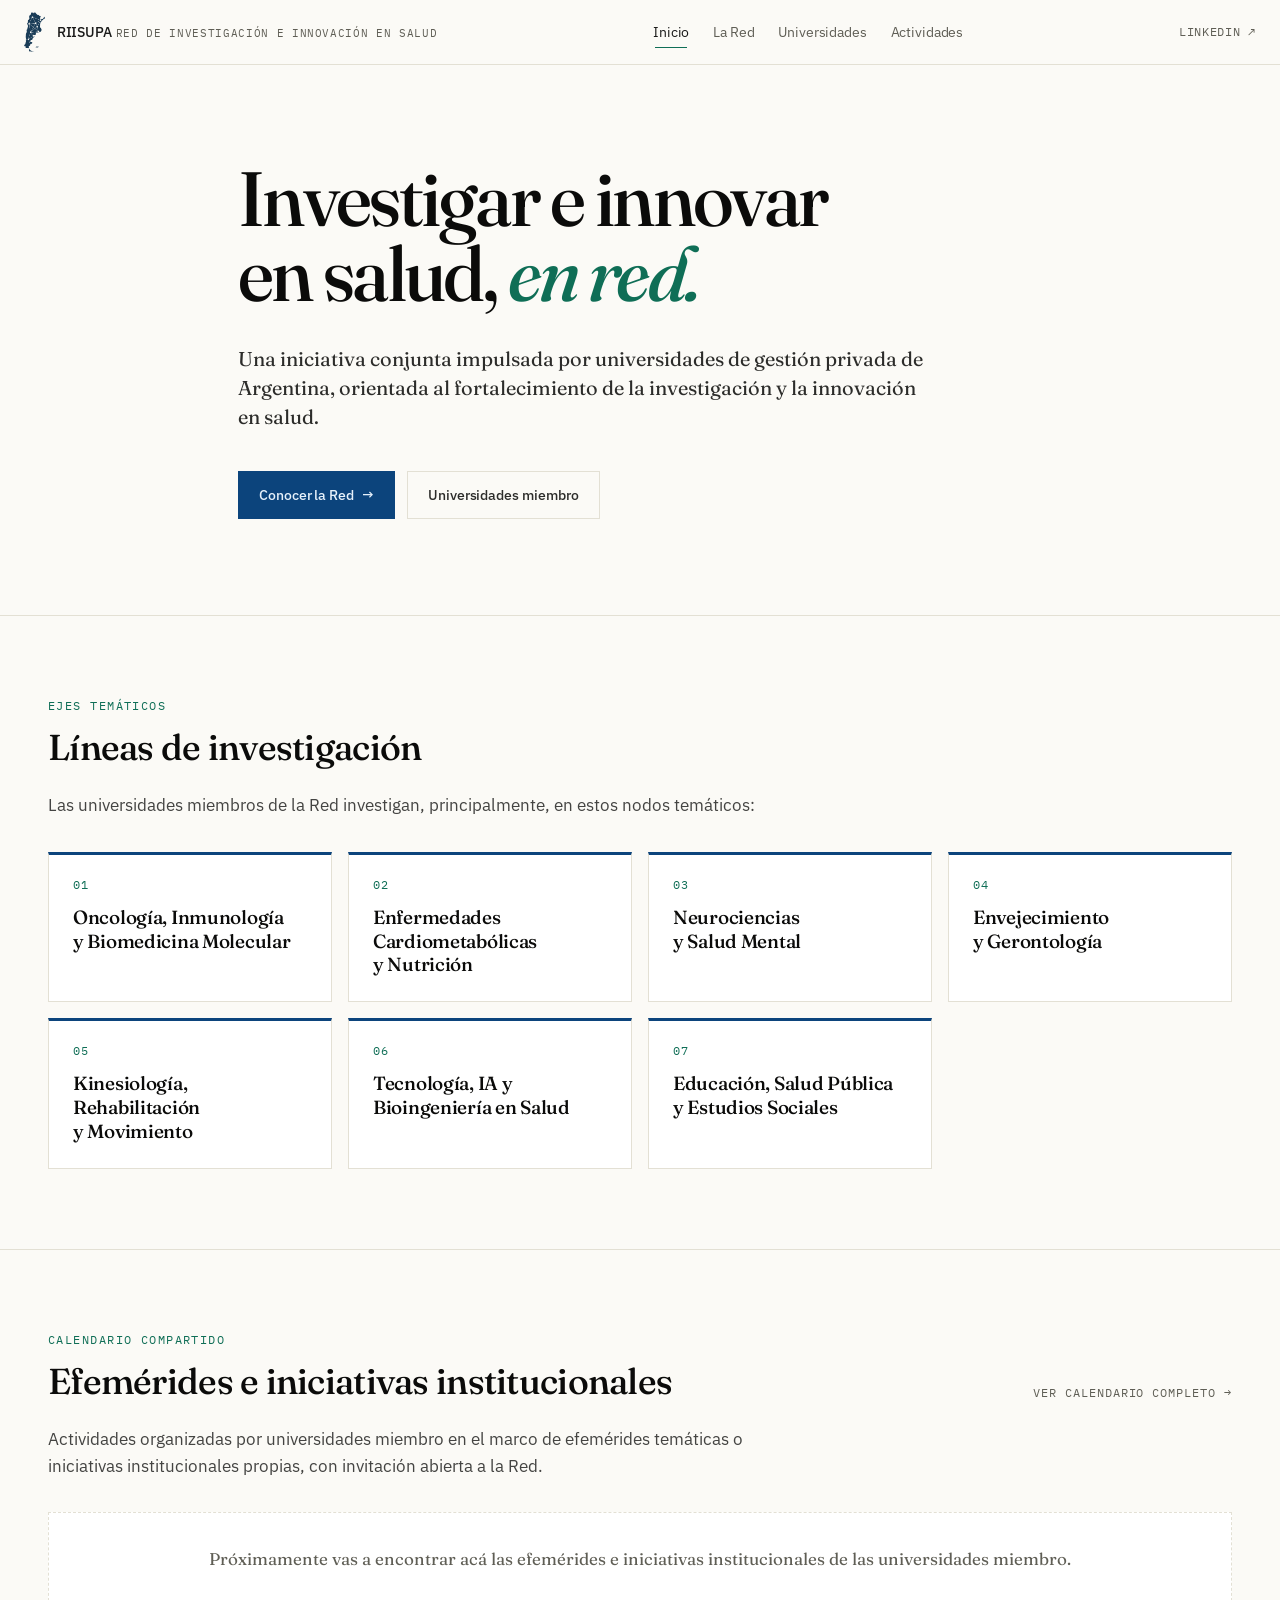
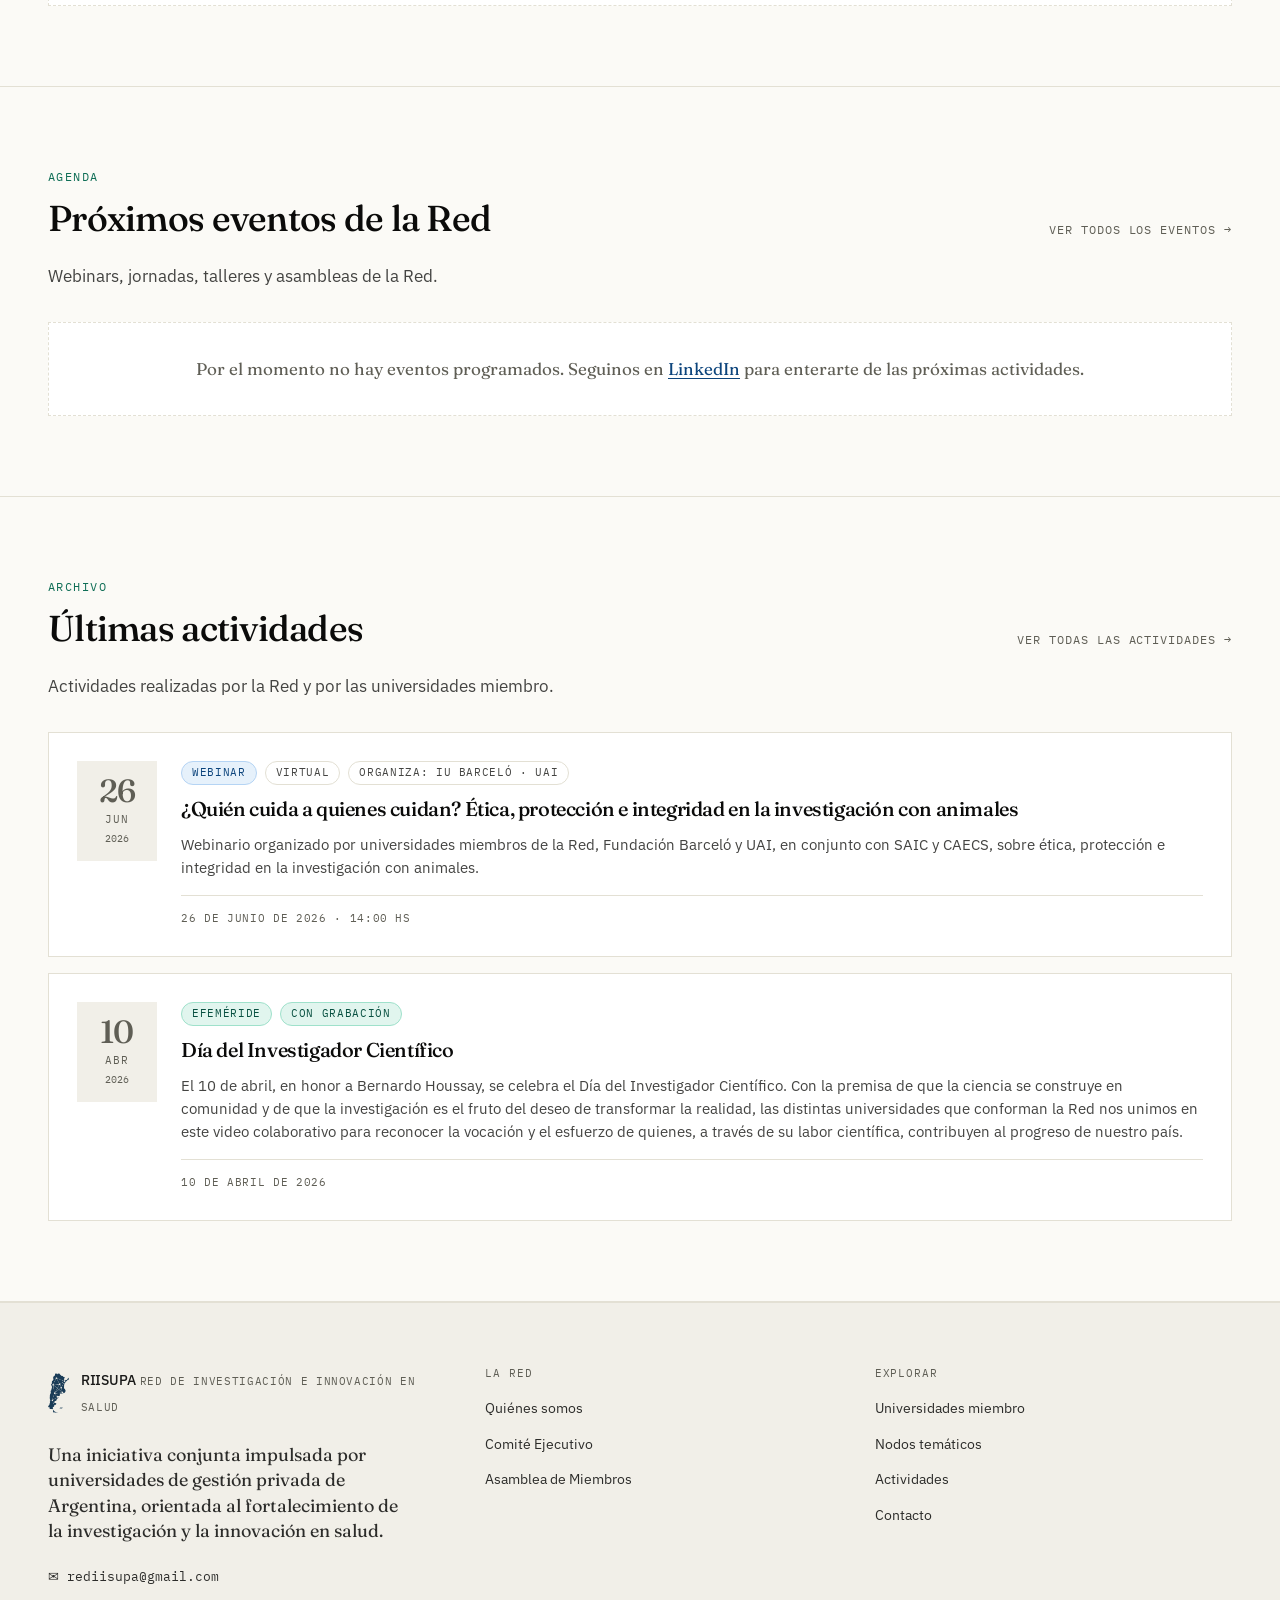
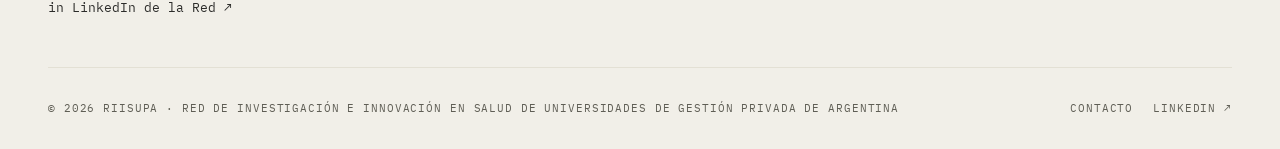
<file: index.html>
<!doctype html>
<html lang="es-AR">
<head>
  <meta charset="UTF-8" />
  <meta name="viewport" content="width=device-width, initial-scale=1.0" />
  <link rel="icon" type="image/svg+xml" href="favicon.svg" />
  <meta name="theme-color" content="#0C447C" />
  <title>RIISUPA · Investigación en Salud, en Red</title>
  <meta name="description" content="Red de Investigación e Innovación en Salud de Universidades de Gestión Privada de Argentina. Una iniciativa conjunta de 20 universidades, orientada al fortalecimiento de la investigación y la innovación en salud." />

  <meta property="og:type" content="website" />
  <meta property="og:title" content="RIISUPA · Investigación en Salud, en Red" />
  <meta property="og:description" content="Una iniciativa conjunta impulsada por universidades de gestión privada de Argentina, orientada al fortalecimiento de la investigación y la innovación en salud." />
  <meta property="og:locale" content="es_AR" />
  <meta property="og:site_name" content="RIISUPA" />

  <meta name="twitter:card" content="summary" />
  <meta name="twitter:title" content="RIISUPA · Investigación en Salud, en Red" />
  <meta name="twitter:description" content="Una iniciativa conjunta impulsada por universidades de gestión privada de Argentina, orientada al fortalecimiento de la investigación y la innovación en salud." />

  <link rel="stylesheet" href="https://fonts.googleapis.com/css2?family=Fraunces:ital,opsz,wght@0,9..144,400;0,9..144,500;0,9..144,600;1,9..144,400&family=IBM+Plex+Mono:wght@400;500&family=IBM+Plex+Sans:ital,wght@0,400;0,500;0,600;1,400&display=swap" />
  <link rel="stylesheet" href="assets/css/riisupa.css" />
</head>
<body>

  <a href="#main" class="skip-link">Saltar al contenido principal</a>

  <div data-slot="header"></div>

  <main id="main">

    <!-- HERO -------------------------------------------------------------- -->
    <section class="hero">
      <div class="container hero-inner">
        <h1 class="display-xl text-balance">
          Investigar e innovar en salud,
          <span class="italic-accent">en red.</span>
        </h1>
        <p class="lead" style="margin-top: 2rem; max-width: 720px;">
          Una iniciativa conjunta impulsada por universidades de gestión privada de Argentina, orientada al fortalecimiento de la investigación y la innovación en salud.
        </p>
        <div class="hero-cta">
          <a href="la_red.html" class="btn btn-primary">
            Conocer la Red
            <span aria-hidden="true">→</span>
          </a>
          <a href="universidades.html" class="btn btn-ghost">
            Universidades miembro
          </a>
        </div>
      </div>
    </section>

    <!-- NODOS TEMÁTICOS ---------------------------------------------------- -->
    <section class="section" id="nodos">
      <div class="container">
        <div class="section-header">
          <div>
            <p class="eyebrow">Ejes temáticos</p>
            <h2 class="display-md" style="margin-top: 0.75rem;">Líneas de investigación</h2>
          </div>
        </div>
        <p class="section-intro">
          Las universidades miembros de la Red investigan, principalmente, en estos nodos temáticos:
        </p>
        <ol class="nodos-grid" id="nodos-listado"></ol>
      </div>
    </section>

    <!-- CALENDARIO DE EFEMÉRIDES + INICIATIVAS INSTITUCIONALES ------------ -->
    <section class="section">
      <div class="container">
        <div class="section-header">
          <div>
            <p class="eyebrow">Calendario compartido</p>
            <h2 class="display-md" style="margin-top: 0.75rem;">Efemérides e iniciativas institucionales</h2>
          </div>
          <a href="eventos.html" class="section-link">Ver calendario completo →</a>
        </div>
        <p class="section-intro">
          Actividades organizadas por universidades miembro en el marco de efemérides temáticas o iniciativas institucionales propias, con invitación abierta a la Red.
        </p>
        <div id="efemerides-listado" style="display: flex; flex-direction: column; gap: 1rem;"></div>
      </div>
    </section>

    <!-- EVENTOS DE LA RED ------------------------------------------------- -->
    <section class="section">
      <div class="container">
        <div class="section-header">
          <div>
            <p class="eyebrow">Agenda</p>
            <h2 class="display-md" style="margin-top: 0.75rem;">Próximos eventos de la Red</h2>
          </div>
          <a href="eventos.html" class="section-link">Ver todos los eventos →</a>
        </div>
        <p class="section-intro">
          Webinars, jornadas, talleres y asambleas de la Red.
        </p>
        <div id="eventos-listado" style="display: flex; flex-direction: column; gap: 1rem;"></div>
      </div>
    </section>

    <!-- ÚLTIMAS ACTIVIDADES (se muestra solo si hay actividades pasadas) -- -->
    <section class="section" id="ultimas-actividades" hidden>
      <div class="container">
        <div class="section-header">
          <div>
            <p class="eyebrow">Archivo</p>
            <h2 class="display-md" style="margin-top: 0.75rem;">Últimas actividades</h2>
          </div>
          <a href="eventos.html#seccion-pasados" class="section-link">Ver todas las actividades →</a>
        </div>
        <p class="section-intro">
          Actividades realizadas por la Red y por las universidades miembro.
        </p>
        <div id="ultimas-listado" style="display: flex; flex-direction: column; gap: 1rem;"></div>
      </div>
    </section>

  </main>

  <div data-slot="footer"></div>

  <script src="assets/js/data.js"></script>
  <script src="assets/js/riisupa.js"></script>
  <script>
    RIISUPA_UI.mount('inicio');

    const { escapeHTML, organizadoresDe } = RIISUPA.helpers;
    const ahora = new Date();
    const CALENDARIO = ['efemeride', 'iniciativa-institucional'];

    /* -----------------------------------------------------------
       Nodos temáticos (solo el nombre de cada nodo)
       ----------------------------------------------------------- */
    document.getElementById('nodos-listado').innerHTML = RIISUPA.nodos.map((n, i) => `
      <li class="nodo-card" id="nodo-${n.id}">
        <span class="nodo-num" aria-hidden="true">${String(i + 1).padStart(2, '0')}</span>
        <h3 class="nodo-nombre">${escapeHTML(n.nombre)}</h3>
      </li>
    `).join('');

    /* -----------------------------------------------------------
       Actividades: calendario compartido + agenda de la Red
       ----------------------------------------------------------- */
    function tarjeta(e, esPasado) {
      const f = RIISUPA_UI.partesFecha(e.fechaInicio);
      const organizadores = organizadoresDe(e).map(u => u.sigla).join(' · ');
      const esCalendario = CALENDARIO.includes(e.tipo);
      const dias = RIISUPA_UI.diasHasta(e.fechaInicio);
      const cuando = dias <= 0 ? 'Hoy' : dias === 1 ? 'Mañana' : `en ${dias} días`;
      return `
        <a href="eventos.html#${e.id}" class="evento-card">
          <div class="evento-fecha-block ${esPasado ? 'pasado' : ''}">
            <div class="evento-fecha-dia">${f.dia}</div>
            <div class="evento-fecha-mes">${f.mes}</div>
            <div class="evento-fecha-anio">${f.anio}</div>
          </div>
          <div>
            <div class="evento-body-head">
              <span class="tag ${esCalendario && e.tipo === 'efemeride' ? 'tag-accent' : 'tag-primary'}">${RIISUPA.tipoEventoLabels[e.tipo] || e.tipo}</span>
              ${!esCalendario && !esPasado ? `<span class="tag tag-accent">${cuando}</span>` : ''}
              ${esPasado && e.linkVideo ? '<span class="tag tag-accent">Con grabación</span>' : ''}
              ${e.modalidad ? `<span class="tag">${RIISUPA.modalidadLabels[e.modalidad] || e.modalidad}</span>` : ''}
              ${organizadores ? `<span class="tag">Organiza: ${escapeHTML(organizadores)}</span>` : ''}
            </div>
            <h3 class="evento-titulo">${escapeHTML(e.titulo)}</h3>
            ${e.resumen ? `<p class="evento-resumen">${escapeHTML(e.resumen)}</p>` : ''}
            <div class="evento-meta">
              <span class="evento-meta-item">${RIISUPA_UI.formatoFechaHora(e.fechaInicio)}</span>
            </div>
          </div>
        </a>
      `;
    }

    function renderLista(id, eventos, vacio) {
      document.getElementById(id).innerHTML = eventos.length
        ? eventos.map(e => tarjeta(e, false)).join('')
        : `<p class="lista-vacia">${vacio}</p>`;
    }

    const proximos = RIISUPA.eventos
      .filter(e => RIISUPA_UI.esProximo(e, ahora))
      .sort((a, b) => RIISUPA_UI.parseFecha(a.fechaInicio) - RIISUPA_UI.parseFecha(b.fechaInicio));

    renderLista(
      'efemerides-listado',
      proximos.filter(e => CALENDARIO.includes(e.tipo)).slice(0, 4),
      'Próximamente vas a encontrar acá las efemérides e iniciativas institucionales de las universidades miembro.'
    );
    renderLista(
      'eventos-listado',
      proximos.filter(e => !CALENDARIO.includes(e.tipo)).slice(0, 4),
      `Por el momento no hay eventos programados. Seguinos en <a href="${RIISUPA.contacto.linkedin}" target="_blank" rel="noopener">LinkedIn</a> para enterarte de las próximas actividades.`
    );

    /* Últimas actividades: las 3 más recientes ya realizadas */
    const ultimas = RIISUPA.eventos
      .filter(e => !RIISUPA_UI.esProximo(e, ahora) && e.estado !== 'cancelado')
      .sort((a, b) => RIISUPA_UI.parseFecha(b.fechaInicio) - RIISUPA_UI.parseFecha(a.fechaInicio))
      .slice(0, 3);
    if (ultimas.length) {
      document.getElementById('ultimas-listado').innerHTML = ultimas.map(e => tarjeta(e, true)).join('');
      document.getElementById('ultimas-actividades').hidden = false;
    }

    RIISUPA_UI.scrollToHash();
  </script>
</body>
</html>
</file>
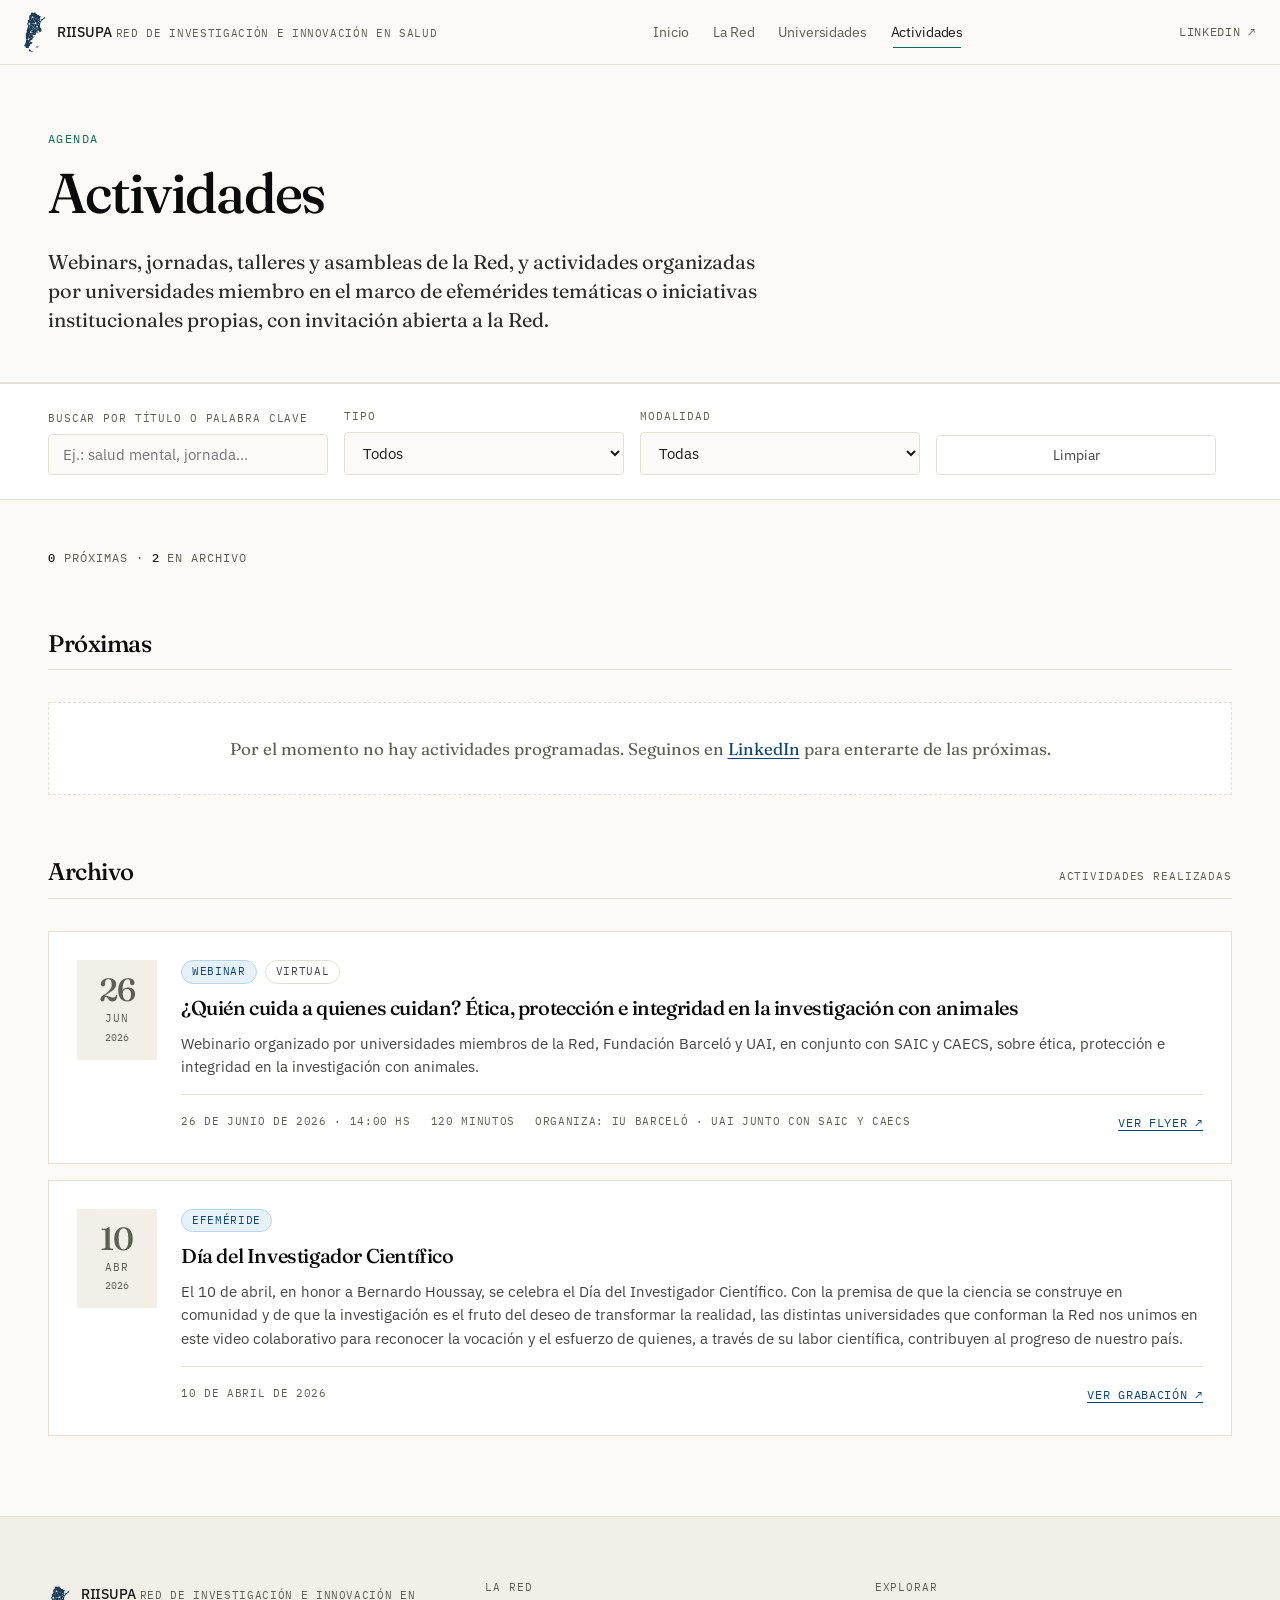
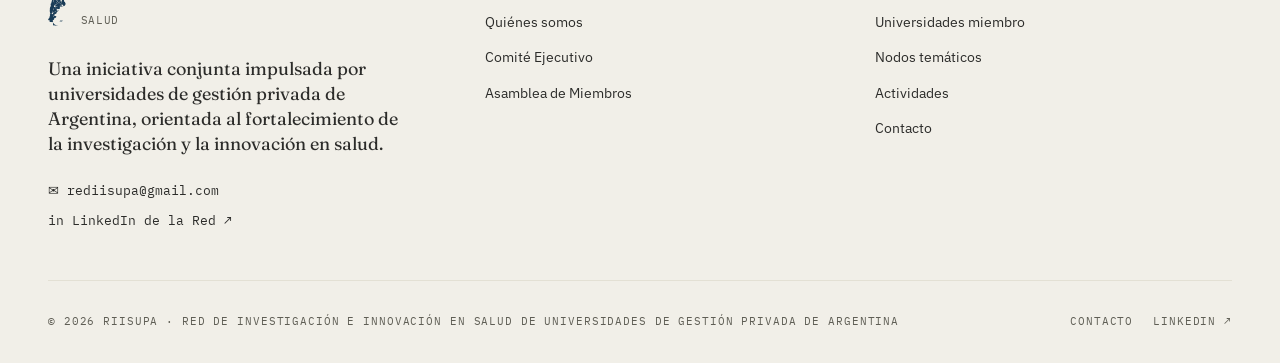
<file: eventos.html>
<!doctype html>
<html lang="es-AR">
<head>
  <meta charset="UTF-8" />
  <meta name="viewport" content="width=device-width, initial-scale=1.0" />
  <link rel="icon" type="image/svg+xml" href="favicon.svg" />
  <meta name="theme-color" content="#0C447C" />
  <title>Actividades · RIISUPA</title>
  <meta name="description" content="Agenda de RIISUPA: webinars, jornadas, talleres y asambleas de la Red, y efemérides e iniciativas institucionales de las universidades miembro." />

  <meta property="og:type" content="website" />
  <meta property="og:title" content="Actividades · RIISUPA" />
  <meta property="og:description" content="Agenda de RIISUPA: webinars, jornadas, talleres y asambleas de la Red, y efemérides e iniciativas institucionales de las universidades miembro." />
  <meta property="og:locale" content="es_AR" />
  <meta property="og:site_name" content="RIISUPA" />

  <meta name="twitter:card" content="summary" />
  <meta name="twitter:title" content="Actividades · RIISUPA" />
  <meta name="twitter:description" content="Agenda de RIISUPA: webinars, jornadas, talleres y asambleas de la Red, y efemérides e iniciativas institucionales de las universidades miembro." />

  <link rel="stylesheet" href="https://fonts.googleapis.com/css2?family=Fraunces:ital,opsz,wght@0,9..144,400;0,9..144,500;0,9..144,600;1,9..144,400&family=IBM+Plex+Mono:wght@400;500&family=IBM+Plex+Sans:ital,wght@0,400;0,500;0,600;1,400&display=swap" />
  <link rel="stylesheet" href="assets/css/riisupa.css" />
</head>
<body>

  <a href="#main" class="skip-link">Saltar al contenido principal</a>

  <div data-slot="header"></div>

  <main id="main">

    <header class="page-header">
      <div class="container">
        <p class="eyebrow">Agenda</p>
        <h1 class="display-lg text-balance">Actividades</h1>
        <p class="lead">
          Webinars, jornadas, talleres y asambleas de la Red, y actividades organizadas por universidades miembro en el marco de efemérides temáticas o iniciativas institucionales propias, con invitación abierta a la Red.
        </p>
      </div>
    </header>

    <section class="filters" id="filtros-bloque" hidden>
      <div class="container">
        <form id="filtros-eventos" style="--filter-count: 3;" class="filters-inner" onsubmit="event.preventDefault();" role="search" aria-label="Filtrar actividades">
          <div class="filter-field">
            <label for="busqueda">Buscar por título o palabra clave</label>
            <input type="search" id="busqueda" name="busqueda" placeholder="Ej.: salud mental, jornada..." autocomplete="off" />
          </div>
          <div class="filter-field">
            <label for="tipo">Tipo</label>
            <select id="tipo" name="tipo">
              <option value="">Todos</option>
            </select>
          </div>
          <div class="filter-field">
            <label for="modalidad">Modalidad</label>
            <select id="modalidad" name="modalidad">
              <option value="">Todas</option>
            </select>
          </div>
          <button type="button" id="reset-filtros" class="filter-reset">Limpiar</button>
        </form>
      </div>
    </section>

    <section class="section" style="padding-top: 2rem; border-bottom: 0;">
      <div class="container">
        <p class="results-meta" id="resultados-meta"></p>

        <div id="seccion-proximos">
          <div class="section-divider-eventos">
            <h2>Próximas</h2>
          </div>
          <div id="resultados-proximos" style="display: flex; flex-direction: column; gap: 1rem;"></div>
        </div>

        <div id="seccion-pasados" style="margin-top: 4rem;" hidden>
          <div class="section-divider-eventos">
            <h2>Archivo</h2>
            <span class="metadata">Actividades realizadas</span>
          </div>
          <div id="resultados-pasados" style="display: flex; flex-direction: column; gap: 1rem;"></div>
        </div>
      </div>
    </section>

  </main>

  <div data-slot="footer"></div>

  <script src="assets/js/data.js"></script>
  <script src="assets/js/riisupa.js"></script>
  <script>
    RIISUPA_UI.mount('eventos');

    const { escapeHTML, normalize, organizadoresDe } = RIISUPA.helpers;
    const eventos = [...RIISUPA.eventos];
    const ahora = new Date();
    const linkStyle = 'font-family: var(--font-mono); font-size: 0.75rem; text-transform: uppercase; letter-spacing: 0.06em; color: var(--primary-800);';

    /* Opciones de filtros a partir de los datos cargados */
    function llenarSelect(id, valores, labels) {
      const select = document.getElementById(id);
      [...new Set(valores.filter(Boolean))].forEach(v => {
        const opt = document.createElement('option');
        opt.value = v;
        opt.textContent = labels[v] || v;
        select.appendChild(opt);
      });
    }
    llenarSelect('tipo', eventos.map(e => e.tipo), RIISUPA.tipoEventoLabels);
    llenarSelect('modalidad', eventos.map(e => e.modalidad), RIISUPA.modalidadLabels);

    function renderEvento(e, esPasado) {
      const f = RIISUPA_UI.partesFecha(e.fechaInicio);
      const organizadores = organizadoresDe(e).map(u => u.sigla).join(' · ');

      let badgeDias = '';
      if (!esPasado) {
        const dias = RIISUPA_UI.diasHasta(e.fechaInicio);
        const label = dias <= 0 ? 'Hoy' : dias === 1 ? 'Mañana' : `en ${dias} días`;
        badgeDias = `<span class="dias-restantes ${dias <= 14 ? 'urgente' : ''}">${label}</span>`;
      }

      const acciones = [];
      if (!esPasado && e.linkInscripcion) acciones.push(`<a href="${e.linkInscripcion}" target="_blank" rel="noopener" style="${linkStyle}">Inscribirse ↗</a>`);
      if (esPasado && e.linkVideo) acciones.push(`<a href="${e.linkVideo}" target="_blank" rel="noopener" style="${linkStyle}">Ver grabación ↗</a>`);
      if (e.flyer) acciones.push(`<a href="${e.flyer}" target="_blank" rel="noopener" style="${linkStyle}">Ver flyer ↗</a>`);
      if (esPasado && e.linkMateriales) acciones.push(`<a href="${e.linkMateriales}" target="_blank" rel="noopener" style="${linkStyle}">Materiales ↗</a>`);

      return `
        <article class="evento-card" id="${e.id}">
          <div class="evento-fecha-block ${esPasado ? 'pasado' : ''}">
            <div class="evento-fecha-dia">${f.dia}</div>
            <div class="evento-fecha-mes">${f.mes}</div>
            <div class="evento-fecha-anio">${f.anio}</div>
          </div>
          <div>
            <div class="evento-body-head">
              <span class="tag tag-primary">${RIISUPA.tipoEventoLabels[e.tipo] || escapeHTML(e.tipo)}</span>
              ${e.modalidad ? `<span class="tag">${RIISUPA.modalidadLabels[e.modalidad] || escapeHTML(e.modalidad)}</span>` : ''}
              ${!esPasado && e.estado === 'confirmado' ? '<span class="tag tag-accent">Confirmado</span>' : ''}
              ${badgeDias}
            </div>
            <h3 class="evento-titulo">${escapeHTML(e.titulo)}</h3>
            ${e.resumen ? `<p class="evento-resumen completo">${escapeHTML(e.resumen)}</p>` : ''}
            <div class="evento-meta">
              <span class="evento-meta-item">${RIISUPA_UI.formatoFechaHora(e.fechaInicio)}</span>
              ${e.duracionMinutos ? `<span class="evento-meta-item">${e.duracionMinutos} minutos</span>` : ''}
              ${e.ubicacion ? `<span class="evento-meta-item">${escapeHTML(e.ubicacion)}</span>` : ''}
              ${organizadores ? `<span class="evento-meta-item">Organiza: ${escapeHTML(organizadores)}${e.coorganizan ? ' junto con ' + escapeHTML(e.coorganizan) : ''}</span>` : ''}
              ${acciones.length ? `<span style="margin-left: auto;">${acciones.join(' · ')}</span>` : ''}
            </div>
          </div>
        </article>
      `;
    }

    function filtrar(datos, state) {
      return datos.filter(e => {
        if (state.busqueda) {
          const q = normalize(state.busqueda);
          if (!normalize(e.titulo + ' ' + (e.resumen || '')).includes(q)) return false;
        }
        if (state.tipo && e.tipo !== state.tipo) return false;
        if (state.modalidad && e.modalidad !== state.modalidad) return false;
        return true;
      });
    }

    function renderAll(filtrados, hayFiltros) {
      const porFecha = (a, b) => RIISUPA_UI.parseFecha(a.fechaInicio) - RIISUPA_UI.parseFecha(b.fechaInicio);
      const proximos = filtrados.filter(e => RIISUPA_UI.esProximo(e, ahora)).sort(porFecha);
      const pasados = filtrados.filter(e => !RIISUPA_UI.esProximo(e, ahora) && e.estado !== 'cancelado').sort((a, b) => porFecha(b, a));

      const vacio = eventos.length === 0
        ? 'Todavía no hay actividades publicadas. Muy pronto vas a encontrar acá la agenda de la Red.'
        : hayFiltros
          ? 'No hay actividades próximas que coincidan con la búsqueda.'
          : `Por el momento no hay actividades programadas. Seguinos en <a href="${RIISUPA.contacto.linkedin}" target="_blank" rel="noopener">LinkedIn</a> para enterarte de las próximas.`;
      document.getElementById('resultados-proximos').innerHTML = proximos.length
        ? proximos.map(e => renderEvento(e, false)).join('')
        : `<p class="lista-vacia">${vacio}</p>`;

      document.getElementById('resultados-pasados').innerHTML = pasados.map(e => renderEvento(e, true)).join('');
      document.getElementById('seccion-pasados').hidden = pasados.length === 0;

      document.getElementById('resultados-meta').innerHTML = eventos.length
        ? `<strong>${proximos.length}</strong> próximas · <strong>${pasados.length}</strong> en archivo`
        : '';
    }

    /* Los filtros solo se muestran cuando hay actividades cargadas */
    document.getElementById('filtros-bloque').hidden = eventos.length === 0;

    const selects = document.querySelectorAll('#filtros-eventos select, #filtros-eventos input[type="search"]');
    function aplicar() {
      const state = {};
      selects.forEach(el => { state[el.name] = el.value; });
      renderAll(filtrar(eventos, state), Object.values(state).some(Boolean));
    }
    selects.forEach(el => el.addEventListener('input', aplicar));
    document.getElementById('reset-filtros').addEventListener('click', () => {
      selects.forEach(el => { el.value = ''; });
      aplicar();
    });
    aplicar();

    RIISUPA_UI.scrollToHash();
  </script>
</body>
</html>
</file>
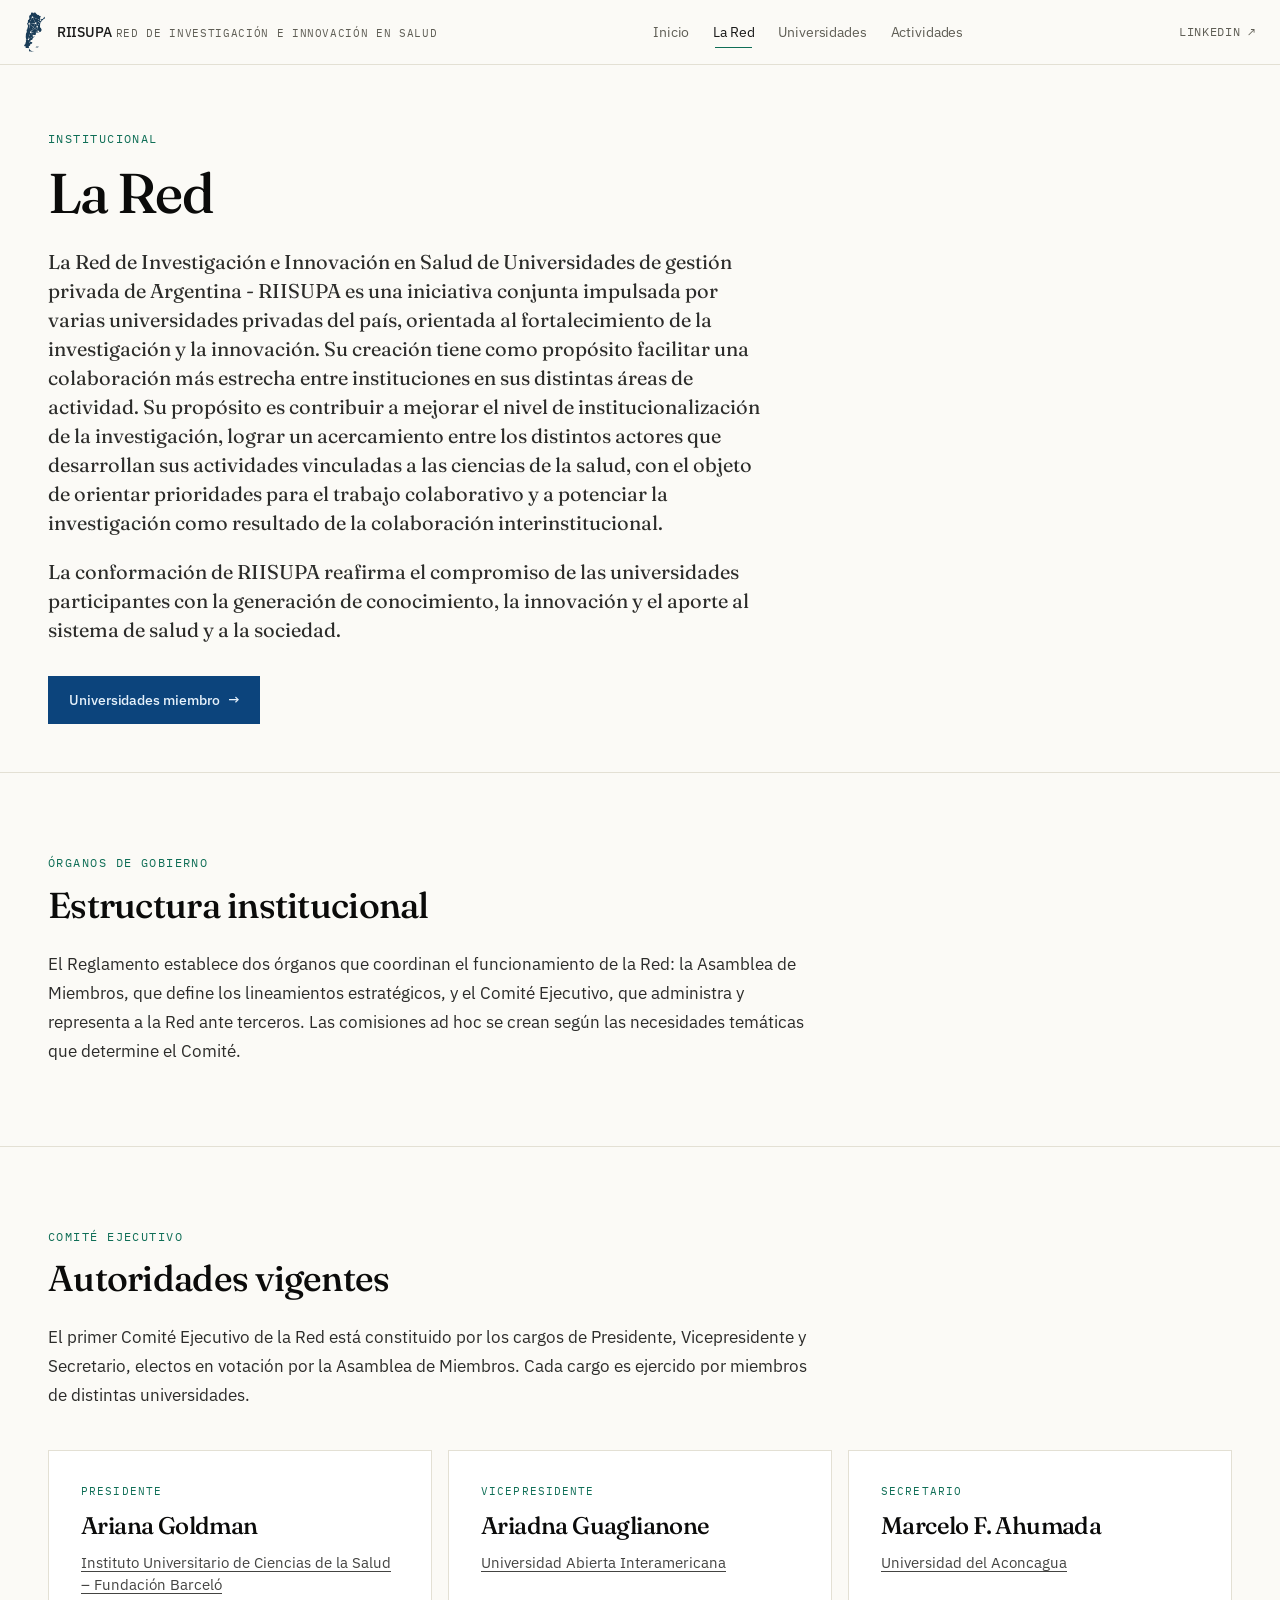
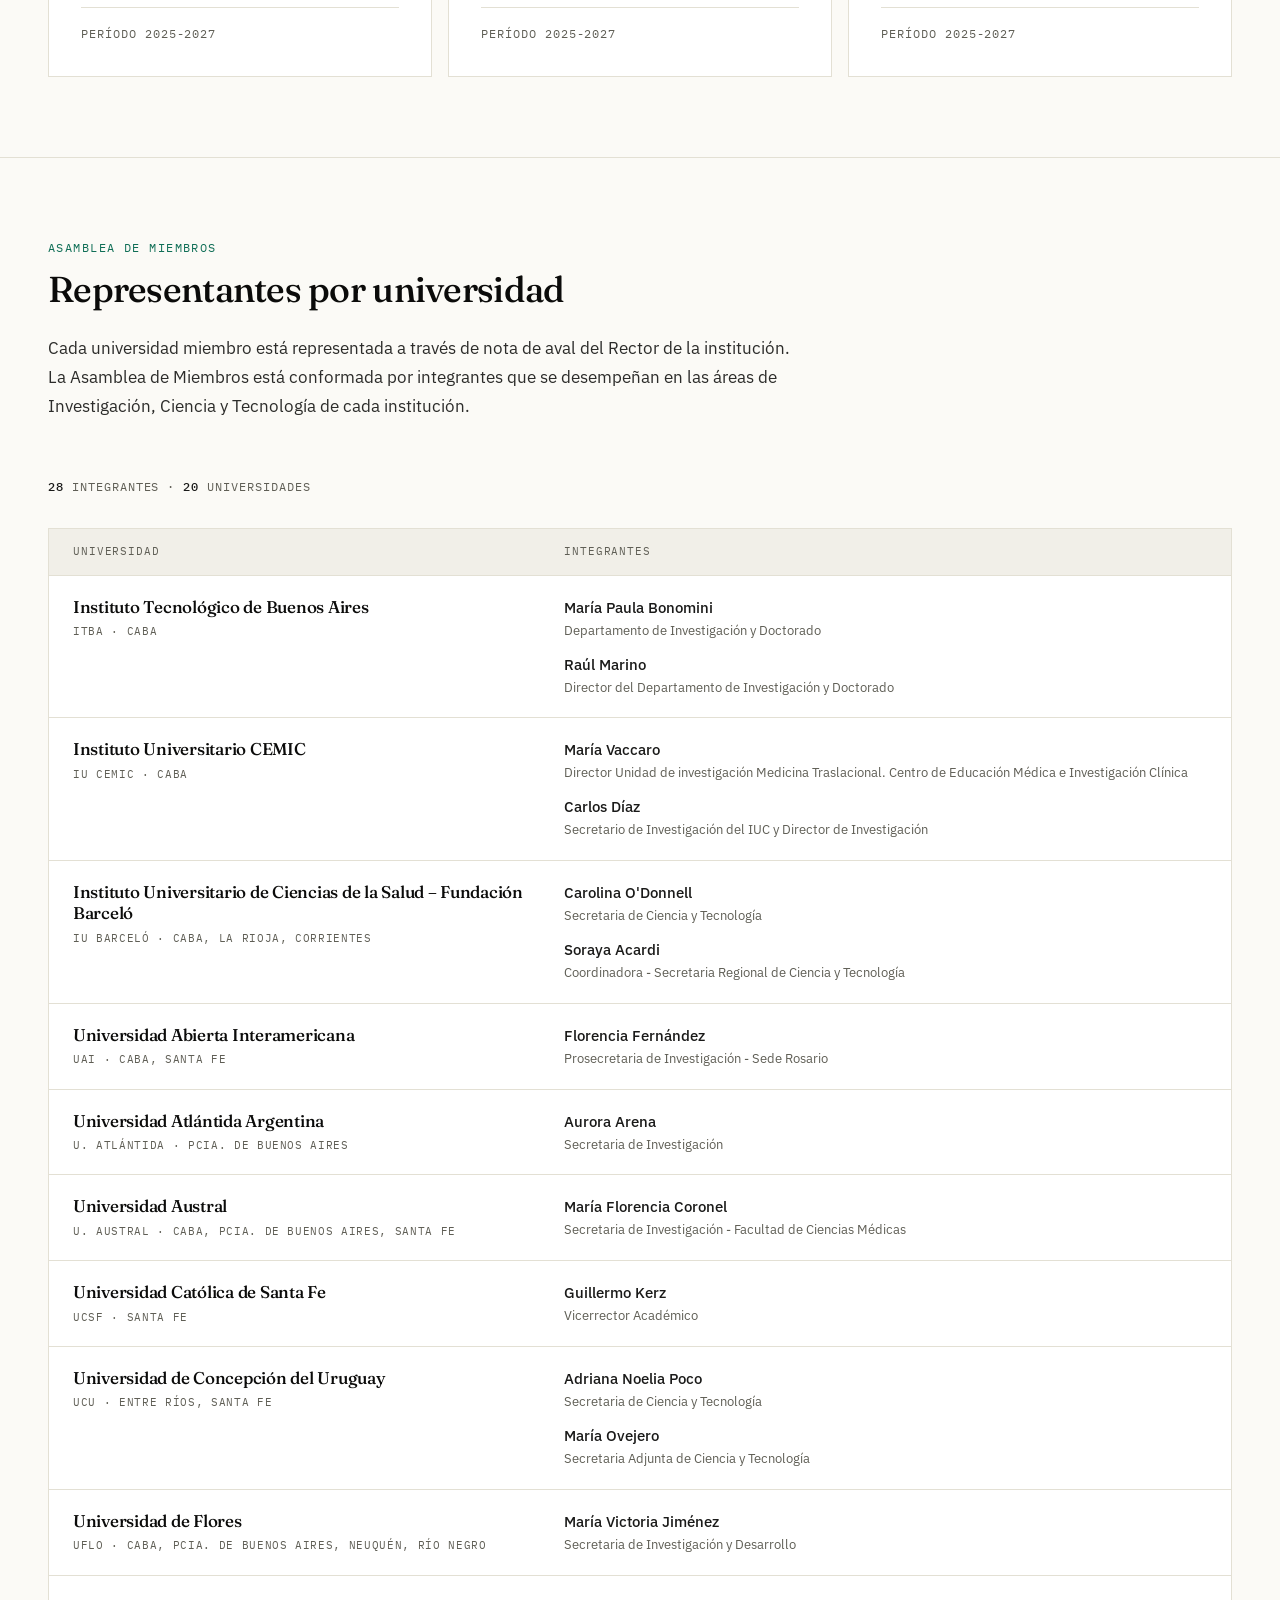
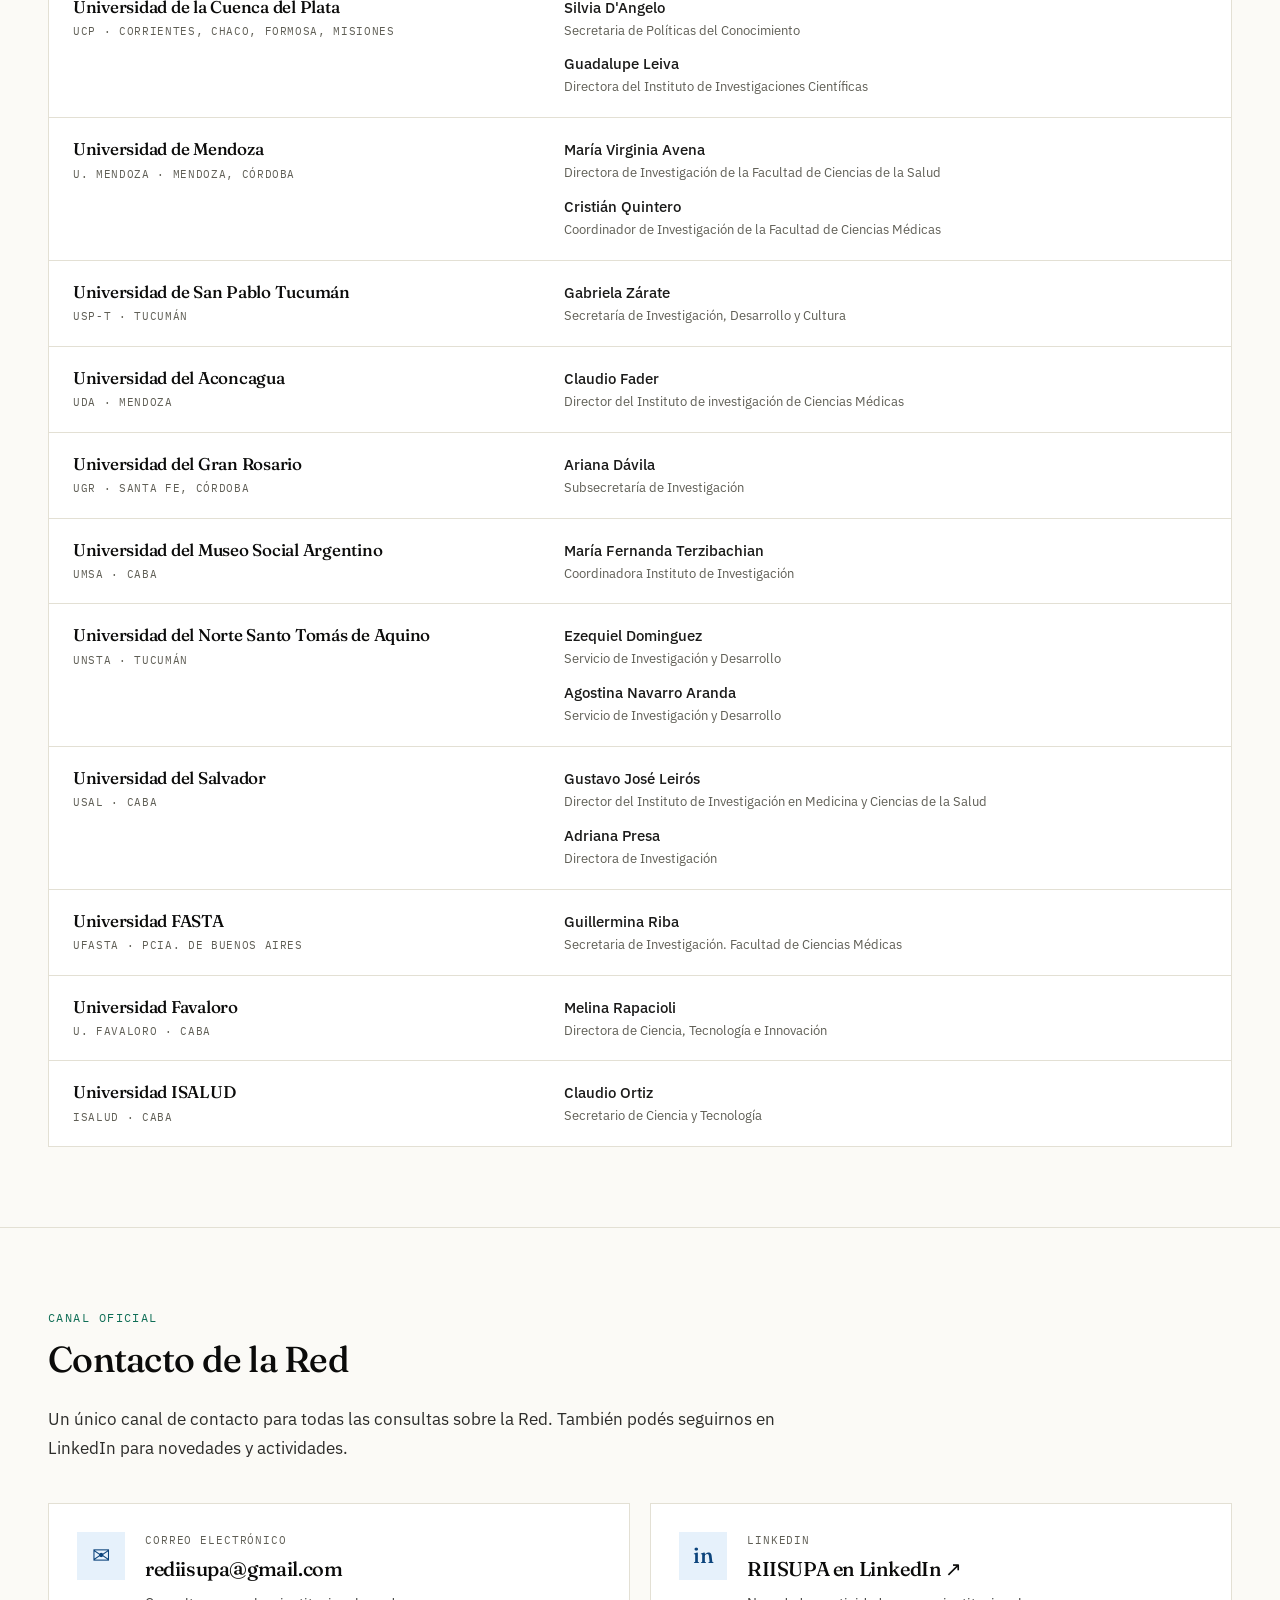
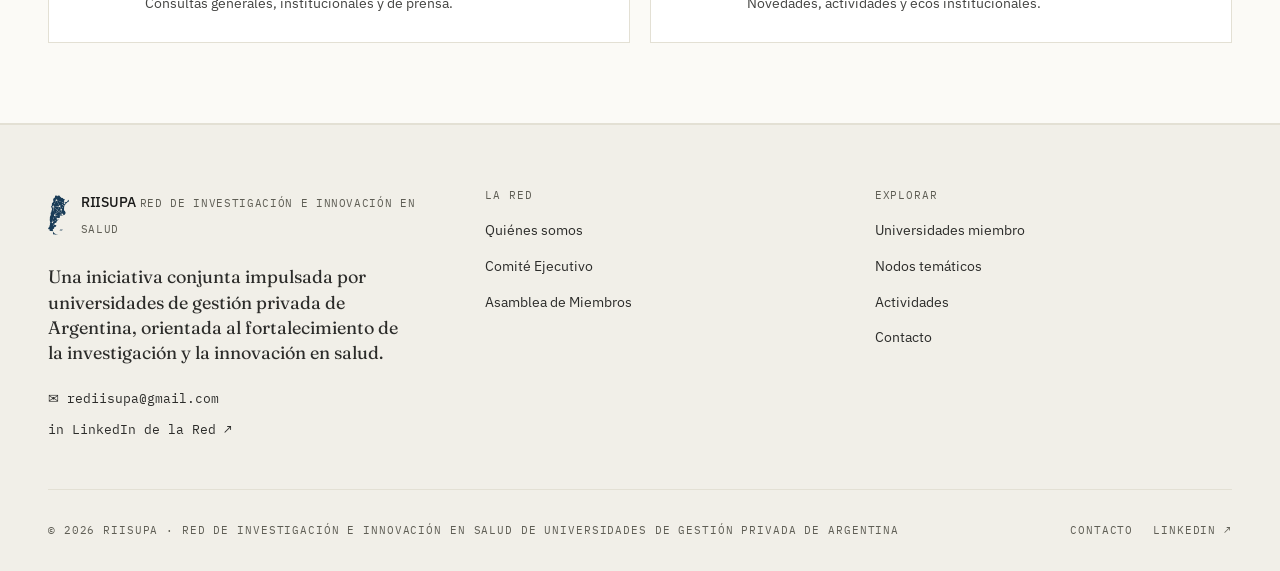
<file: la_red.html>
<!doctype html>
<html lang="es-AR">
<head>
  <meta charset="UTF-8" />
  <meta name="viewport" content="width=device-width, initial-scale=1.0" />
  <link rel="icon" type="image/svg+xml" href="favicon.svg" />
  <meta name="theme-color" content="#0C447C" />
  <title>La Red · RIISUPA</title>
  <meta name="description" content="Qué es RIISUPA, su estructura institucional, el Comité Ejecutivo, los integrantes de la Asamblea de Miembros por universidad y el canal de contacto oficial de la Red." />

  <meta property="og:type" content="website" />
  <meta property="og:title" content="La Red · RIISUPA" />
  <meta property="og:description" content="Qué es RIISUPA, su estructura institucional, el Comité Ejecutivo y los integrantes de la Asamblea de Miembros por universidad." />
  <meta property="og:locale" content="es_AR" />
  <meta property="og:site_name" content="RIISUPA" />

  <meta name="twitter:card" content="summary" />
  <meta name="twitter:title" content="La Red · RIISUPA" />
  <meta name="twitter:description" content="Qué es RIISUPA, su estructura institucional, el Comité Ejecutivo y los integrantes de la Asamblea de Miembros por universidad." />

  <link rel="stylesheet" href="https://fonts.googleapis.com/css2?family=Fraunces:ital,opsz,wght@0,9..144,400;0,9..144,500;0,9..144,600;1,9..144,400&family=IBM+Plex+Mono:wght@400;500&family=IBM+Plex+Sans:ital,wght@0,400;0,500;0,600;1,400&display=swap" />
  <link rel="stylesheet" href="assets/css/riisupa.css" />

  <style>
    .texto-institucional {
      max-width: 760px;
      margin-top: 1.5rem;
      font-size: 1.0625rem;
      line-height: 1.7;
      color: var(--ink-700);
    }

    .page-header .lead + .lead { margin-top: 1.25rem; }

    /* Comité Ejecutivo */
    .autoridades-grid {
      display: grid;
      gap: 1rem;
      grid-template-columns: repeat(auto-fit, minmax(260px, 1fr));
      margin-top: 2.5rem;
    }

    .autoridad-card {
      background: var(--surface-raised);
      border: 1px solid var(--rule);
      padding: 2rem;
      display: flex;
      flex-direction: column;
      gap: 0.75rem;
    }

    .autoridad-role {
      font-family: var(--font-mono);
      font-size: 0.6875rem;
      text-transform: uppercase;
      letter-spacing: 0.1em;
      color: var(--accent-600);
      margin: 0;
    }

    .autoridad-nombre {
      font-family: var(--font-serif);
      font-size: 1.5rem;
      line-height: 1.15;
      letter-spacing: -0.025em;
      color: var(--ink-900);
      font-weight: 500;
      margin: 0;
    }

    .autoridad-uni {
      font-size: 0.9375rem;
      line-height: 1.45;
      color: var(--ink-600);
      margin: 0;
    }

    .autoridad-uni a { color: inherit; }
    .autoridad-uni a:hover { color: var(--primary-800); }

    .autoridad-periodo {
      margin-top: auto;
      padding-top: 1rem;
      border-top: 1px solid var(--rule);
      font-family: var(--font-mono);
      font-size: 0.75rem;
      text-transform: uppercase;
      letter-spacing: 0.08em;
      color: var(--ink-500);
    }

    /* Asamblea de Miembros */
    .asamblea-table {
      background: var(--surface-raised);
      border: 1px solid var(--rule);
      margin-top: 1rem;
    }

    .asamblea-row {
      display: grid;
      grid-template-columns: 1fr;
      gap: 0.875rem;
      padding: 1.25rem 1.5rem;
      border-bottom: 1px solid var(--rule);
      scroll-margin-top: 5rem;
    }

    .asamblea-row:last-child { border-bottom: 0; }

    .asamblea-header { display: none; }

    @media (min-width: 768px) {
      .asamblea-row {
        grid-template-columns: 5fr 7fr;
        gap: 2rem;
        align-items: start;
      }

      .asamblea-header {
        display: grid;
        background: var(--surface-muted);
        border-bottom: 1px solid var(--ink-200);
        padding-top: 0.875rem;
        padding-bottom: 0.875rem;
      }
    }

    .col-label {
      font-family: var(--font-mono);
      font-size: 0.6875rem;
      text-transform: uppercase;
      letter-spacing: 0.08em;
      color: var(--ink-500);
      margin: 0;
    }

    .asamblea-uni-nombre {
      font-family: var(--font-serif);
      font-size: 1.0625rem;
      line-height: 1.25;
      letter-spacing: -0.015em;
      color: var(--ink-900);
      font-weight: 500;
      margin: 0;
    }

    .asamblea-uni-nombre a {
      color: inherit;
      text-decoration: none;
    }

    .asamblea-uni-nombre a:hover { color: var(--primary-800); }

    .asamblea-uni-sedes {
      font-family: var(--font-mono);
      font-size: 0.6875rem;
      text-transform: uppercase;
      letter-spacing: 0.06em;
      line-height: 1.5;
      color: var(--ink-500);
      margin: 0.375rem 0 0;
    }

    .integrantes-lista {
      list-style: none;
      margin: 0;
      padding: 0;
      display: grid;
      gap: 0.75rem;
    }

    .rep-nombre {
      font-size: 0.9375rem;
      font-weight: 500;
      color: var(--ink-800);
      margin: 0;
    }

    .rep-cargo {
      font-size: 0.8125rem;
      line-height: 1.45;
      color: var(--ink-500);
      margin: 0.125rem 0 0;
    }

    /* Contacto */
    .contacto-canales {
      margin-top: 2.5rem;
      display: grid;
      gap: 1.25rem;
      grid-template-columns: 1fr;
    }

    @media (min-width: 768px) {
      .contacto-canales { grid-template-columns: 1fr 1fr; }
    }

    .contacto-canal-card {
      display: grid;
      grid-template-columns: auto 1fr;
      gap: 1.25rem;
      padding: 1.75rem;
      background: var(--surface-raised);
      border: 1px solid var(--rule);
      text-decoration: none;
      color: inherit;
      transition: border-color 180ms ease;
      align-items: start;
    }

    .contacto-canal-card:hover { border-color: var(--primary-400); color: inherit; }

    .contacto-canal-icon {
      width: 48px;
      height: 48px;
      display: flex;
      align-items: center;
      justify-content: center;
      background: var(--primary-50);
      color: var(--primary-800);
      font-family: var(--font-serif);
      font-size: 1.375rem;
      font-weight: 500;
    }

    .contacto-canal-label {
      font-family: var(--font-mono);
      font-size: 0.6875rem;
      text-transform: uppercase;
      letter-spacing: 0.08em;
      color: var(--ink-500);
      margin: 0;
    }

    .contacto-canal-value {
      font-family: var(--font-serif);
      font-size: 1.25rem;
      color: var(--ink-900);
      font-weight: 500;
      margin: 0.25rem 0 0.5rem;
      letter-spacing: -0.02em;
      word-break: break-word;
    }

    .contacto-canal-hint {
      font-size: 0.875rem;
      color: var(--ink-600);
      margin: 0;
      line-height: 1.5;
    }
  </style>
</head>
<body>

  <a href="#main" class="skip-link">Saltar al contenido principal</a>

  <div data-slot="header"></div>

  <main id="main">

    <header class="page-header">
      <div class="container">
        <p class="eyebrow">Institucional</p>
        <h1 class="display-lg text-balance">La Red</h1>
        <p class="lead">
          La Red de Investigación e Innovación en Salud de Universidades de gestión privada de Argentina - RIISUPA es una iniciativa conjunta impulsada por varias universidades privadas del país, orientada al fortalecimiento de la investigación y la innovación. Su creación tiene como propósito facilitar una colaboración más estrecha entre instituciones en sus distintas áreas de actividad. Su propósito es contribuir a mejorar el nivel de institucionalización de la investigación, lograr un acercamiento entre los distintos actores que desarrollan sus actividades vinculadas a las ciencias de la salud, con el objeto de orientar prioridades para el trabajo colaborativo y a potenciar la investigación como resultado de la colaboración interinstitucional.
        </p>
        <p class="lead">
          La conformación de RIISUPA reafirma el compromiso de las universidades participantes con la generación de conocimiento, la innovación y el aporte al sistema de salud y a la sociedad.
        </p>
        <div style="margin-top: 2rem; display: flex; gap: 0.75rem; flex-wrap: wrap;">
          <a href="universidades.html" class="btn btn-primary">
            Universidades miembro
            <span aria-hidden="true">→</span>
          </a>
        </div>
      </div>
    </header>

    <section class="section" id="estructura">
      <div class="container">
        <p class="eyebrow">Órganos de gobierno</p>
        <h2 class="display-md" style="margin-top: 0.75rem;">Estructura institucional</h2>
        <p class="texto-institucional">
          El Reglamento establece dos órganos que coordinan el funcionamiento de la Red: la Asamblea de Miembros, que define los lineamientos estratégicos, y el Comité Ejecutivo, que administra y representa a la Red ante terceros. Las comisiones ad hoc se crean según las necesidades temáticas que determine el Comité.
        </p>
      </div>
    </section>

    <section class="section" id="comite">
      <div class="container">
        <p class="eyebrow">Comité Ejecutivo</p>
        <h2 class="display-md" style="margin-top: 0.75rem;">Autoridades vigentes</h2>
        <p class="texto-institucional">
          El primer Comité Ejecutivo de la Red está constituido por los cargos de Presidente, Vicepresidente y Secretario, electos en votación por la Asamblea de Miembros. Cada cargo es ejercido por miembros de distintas universidades.
        </p>

        <div class="autoridades-grid" id="comite-cards"></div>
      </div>
    </section>

    <section class="section" id="asamblea">
      <div class="container">
        <p class="eyebrow">Asamblea de Miembros</p>
        <h2 class="display-md" style="margin-top: 0.75rem;">Representantes por universidad</h2>
        <p class="texto-institucional">
          Cada universidad miembro está representada a través de nota de aval del Rector de la institución. La Asamblea de Miembros está conformada por integrantes que se desempeñan en las áreas de Investigación, Ciencia y Tecnología de cada institución.
        </p>

        <p class="results-meta" id="asamblea-meta" style="margin-top: 2.5rem;">—</p>
        <div class="asamblea-table">
          <div class="asamblea-row asamblea-header" aria-hidden="true">
            <p class="col-label">Universidad</p>
            <p class="col-label">Integrantes</p>
          </div>
          <div id="asamblea-rows"></div>
        </div>
      </div>
    </section>

    <section class="section" id="contacto">
      <div class="container">
        <p class="eyebrow">Canal oficial</p>
        <h2 class="display-md" style="margin-top: 0.75rem;">Contacto de la Red</h2>
        <p class="texto-institucional">
          Un único canal de contacto para todas las consultas sobre la Red. También podés seguirnos en LinkedIn para novedades y actividades.
        </p>

        <div class="contacto-canales">
          <a href="mailto:rediisupa@gmail.com" class="contacto-canal-card" id="contacto-email">
            <div class="contacto-canal-icon" aria-hidden="true">✉</div>
            <div>
              <p class="contacto-canal-label">Correo electrónico</p>
              <p class="contacto-canal-value">rediisupa@gmail.com</p>
              <p class="contacto-canal-hint">Consultas generales, institucionales y de prensa.</p>
            </div>
          </a>

          <a href="#" target="_blank" rel="noopener" class="contacto-canal-card" id="contacto-linkedin">
            <div class="contacto-canal-icon" aria-hidden="true">in</div>
            <div>
              <p class="contacto-canal-label">LinkedIn</p>
              <p class="contacto-canal-value">RIISUPA en LinkedIn ↗</p>
              <p class="contacto-canal-hint">Novedades, actividades y ecos institucionales.</p>
            </div>
          </a>
        </div>
      </div>
    </section>

  </main>

  <div data-slot="footer"></div>

  <script src="assets/js/data.js"></script>
  <script src="assets/js/riisupa.js"></script>
  <script>
    RIISUPA_UI.mount('la-red');

    const { escapeHTML, getUniversidad, integrantesDe } = RIISUPA.helpers;

    /* Contacto: un solo lugar para el mail y el LinkedIn (data.js) */
    const mail = document.getElementById('contacto-email');
    mail.href = 'mailto:' + RIISUPA.contacto.email;
    mail.querySelector('.contacto-canal-value').textContent = RIISUPA.contacto.email;
    document.getElementById('contacto-linkedin').href = RIISUPA.contacto.linkedin;

    /* Comité Ejecutivo */
    document.getElementById('comite-cards').innerHTML = RIISUPA.comiteEjecutivo.map(a => {
      const u = getUniversidad(a.universidad);
      return `
        <article class="autoridad-card">
          <p class="autoridad-role">${escapeHTML(a.cargo)}</p>
          <p class="autoridad-nombre">${escapeHTML(a.nombre)}</p>
          <p class="autoridad-uni">${u ? `<a href="universidades.html#${u.id}">${escapeHTML(u.nombre)}</a>` : ''}</p>
          <p class="autoridad-periodo">Período ${escapeHTML(a.periodo)}</p>
        </article>
      `;
    }).join('');

    /* Asamblea de Miembros: todas las personas, agrupadas por universidad */
    const universidades = [...RIISUPA.universidades]
      .sort((a, b) => a.nombre.localeCompare(b.nombre, 'es'));

    document.getElementById('asamblea-rows').innerHTML = universidades.map(u => {
      const personas = integrantesDe(u.id);
      const lista = personas.length
        ? `<ul class="integrantes-lista">${personas.map(p => `
            <li>
              <p class="rep-nombre">${escapeHTML(p.nombre)}</p>
              <p class="rep-cargo">${escapeHTML(p.cargo)}</p>
            </li>`).join('')}
          </ul>`
        : '<p class="rep-cargo" style="font-style: italic;">Por confirmar</p>';
      return `
        <div class="asamblea-row" id="asamblea-${u.id}">
          <div>
            <p class="asamblea-uni-nombre"><a href="universidades.html#${u.id}">${escapeHTML(u.nombre)}</a></p>
            <p class="asamblea-uni-sedes">${escapeHTML(u.sigla)} · ${u.sedes.map(escapeHTML).join(', ')}</p>
          </div>
          ${lista}
        </div>
      `;
    }).join('');

    document.getElementById('asamblea-meta').innerHTML =
      `<strong>${RIISUPA.integrantes.length}</strong> integrantes · <strong>${universidades.length}</strong> universidades`;

    RIISUPA_UI.scrollToHash();
  </script>
</body>
</html>
</file>
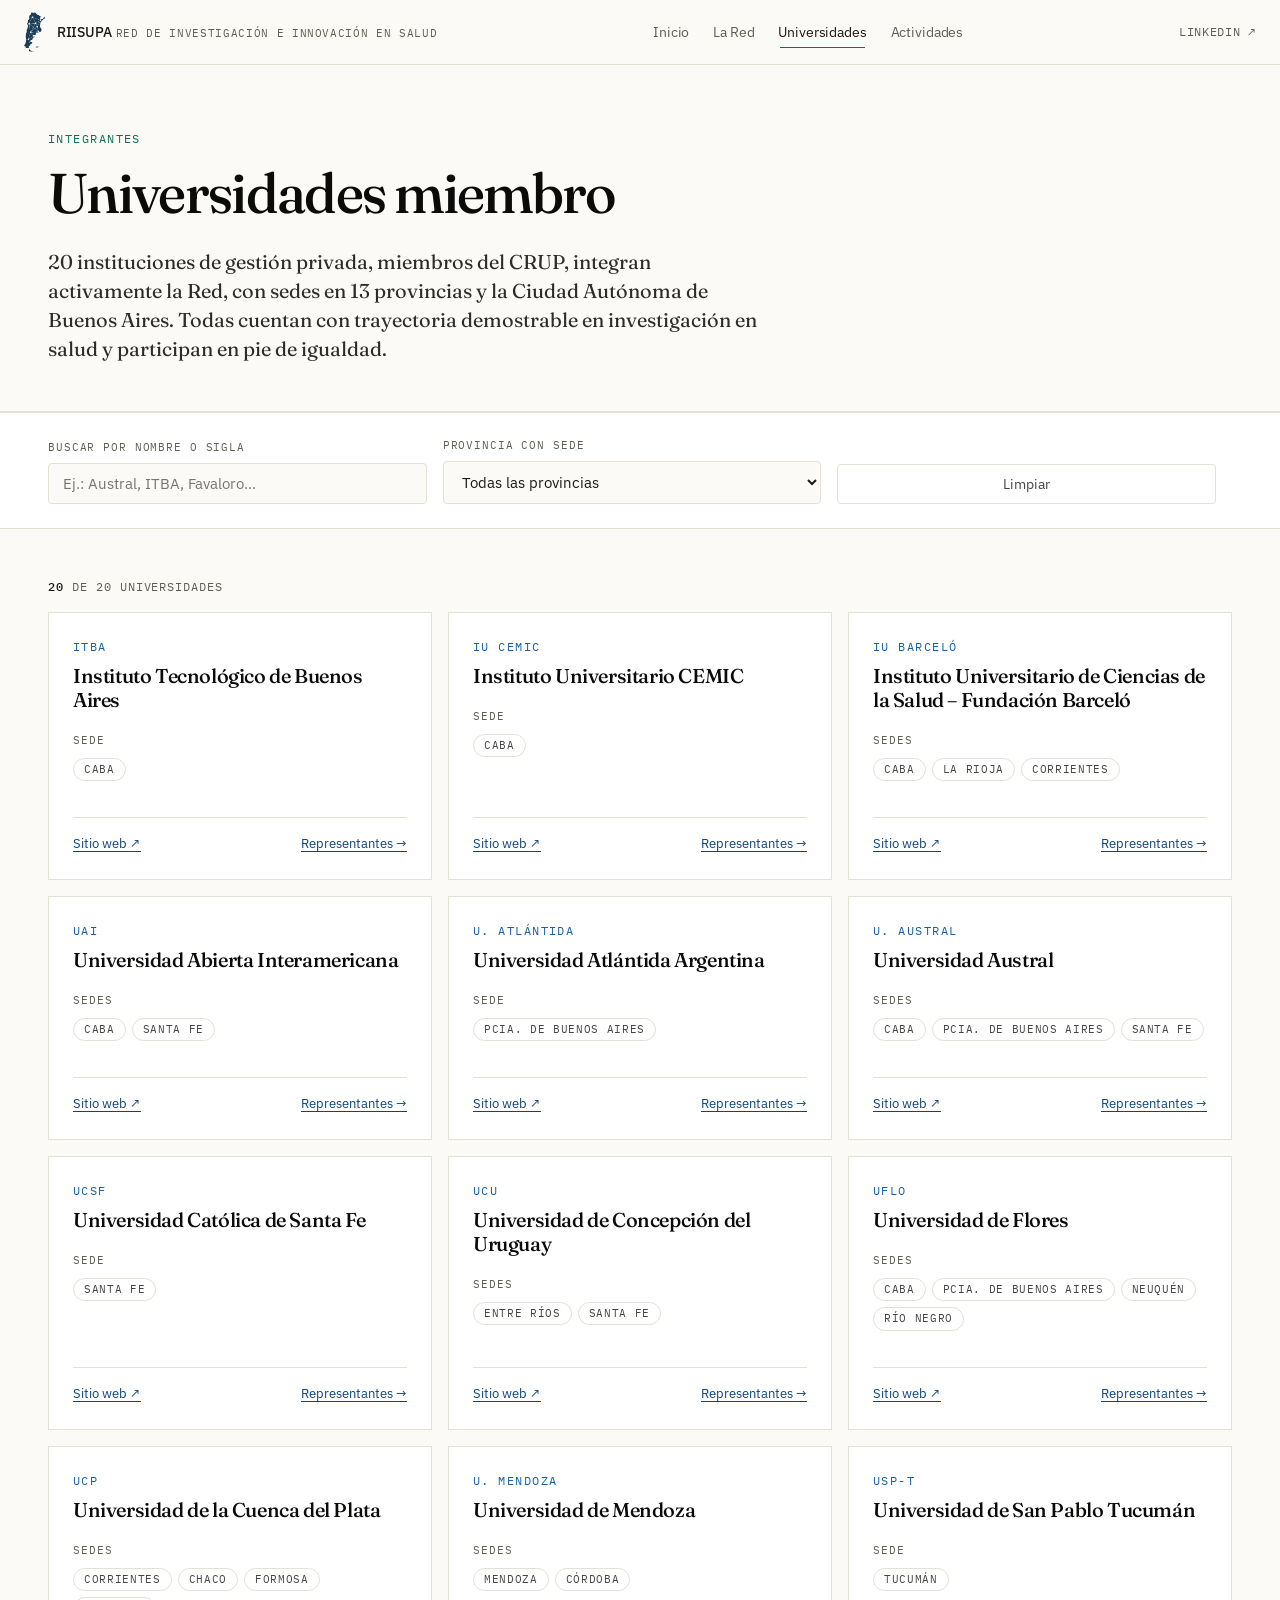
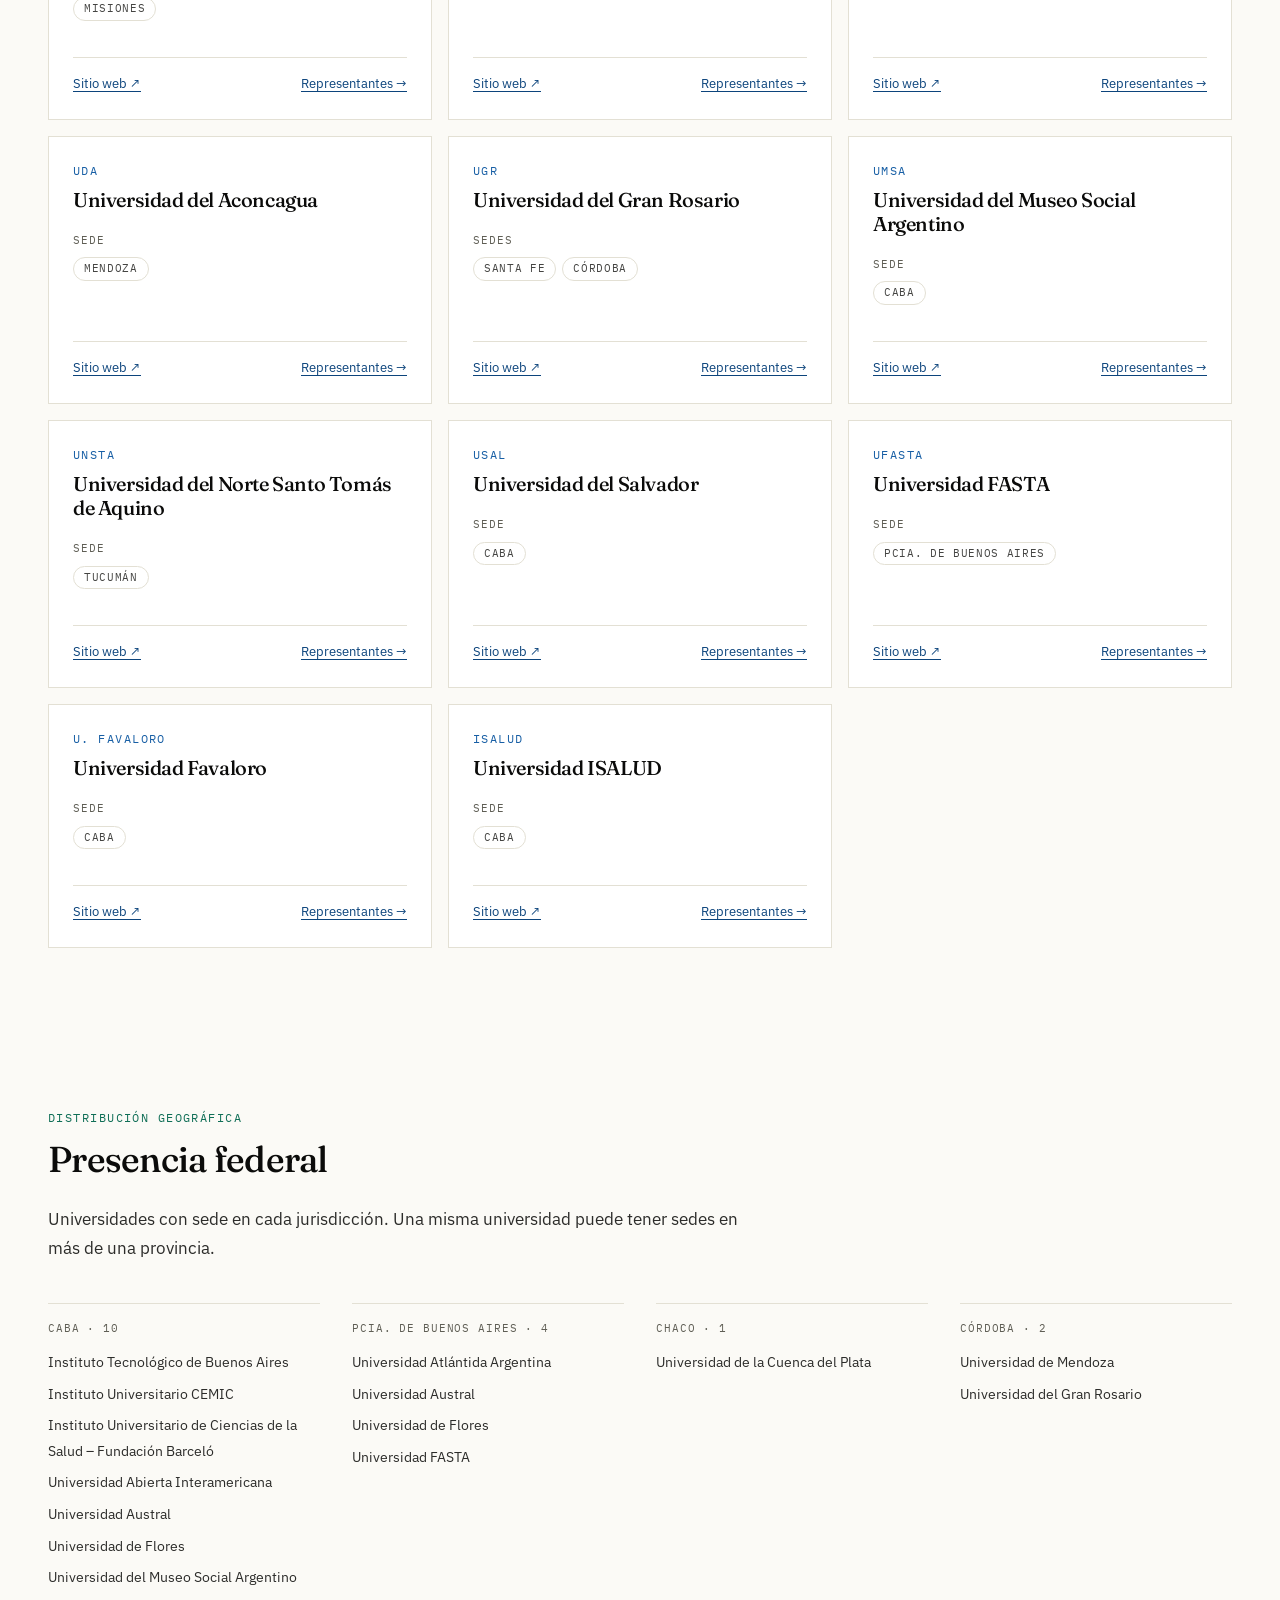
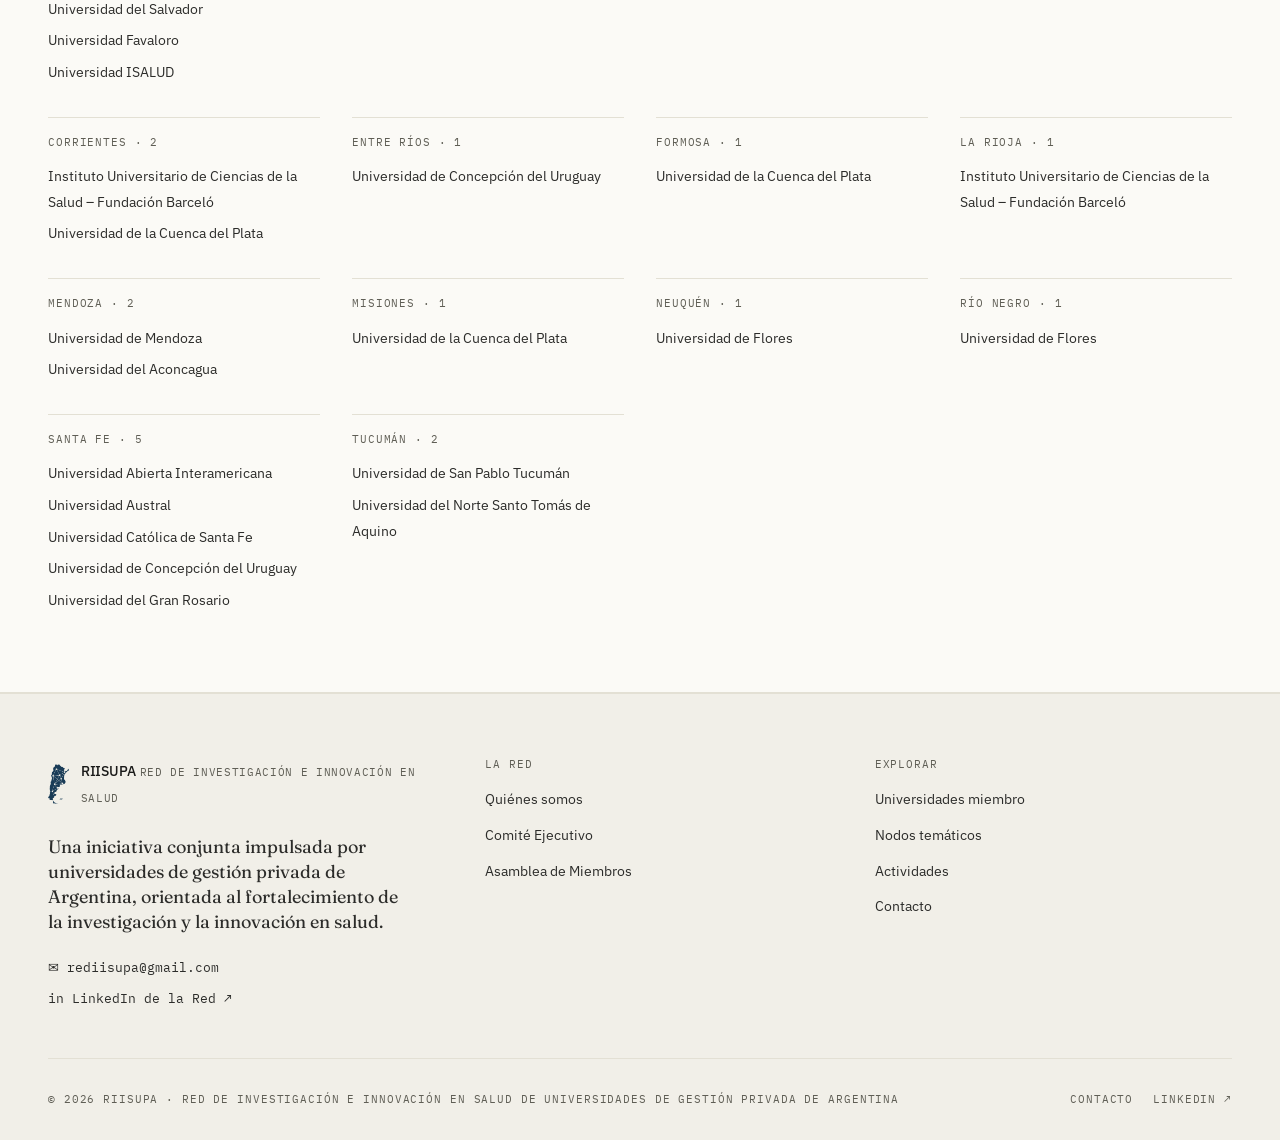
<file: universidades.html>
<!doctype html>
<html lang="es-AR">
<head>
  <meta charset="UTF-8" />
  <meta name="viewport" content="width=device-width, initial-scale=1.0" />
  <link rel="icon" type="image/svg+xml" href="favicon.svg" />
  <meta name="theme-color" content="#0C447C" />
  <title>Universidades miembro · RIISUPA</title>
  <meta name="description" content="Las 20 universidades de gestión privada de Argentina que integran RIISUPA, con sus sedes por provincia." />

  <meta property="og:type" content="website" />
  <meta property="og:title" content="Universidades miembro · RIISUPA" />
  <meta property="og:description" content="Las 20 universidades de gestión privada de Argentina que integran RIISUPA, con sus sedes por provincia." />
  <meta property="og:locale" content="es_AR" />
  <meta property="og:site_name" content="RIISUPA" />

  <meta name="twitter:card" content="summary" />
  <meta name="twitter:title" content="Universidades miembro · RIISUPA" />
  <meta name="twitter:description" content="Las 20 universidades de gestión privada de Argentina que integran RIISUPA, con sus sedes por provincia." />

  <link rel="stylesheet" href="https://fonts.googleapis.com/css2?family=Fraunces:ital,opsz,wght@0,9..144,400;0,9..144,500;0,9..144,600;1,9..144,400&family=IBM+Plex+Mono:wght@400;500&family=IBM+Plex+Sans:ital,wght@0,400;0,500;0,600;1,400&display=swap" />
  <link rel="stylesheet" href="assets/css/riisupa.css" />

  <style>
    .uni-card {
      display: flex;
      flex-direction: column;
      scroll-margin-top: 5rem;
    }

    /* En escritorio los filtros quedan fijos debajo del header */
    @media (min-width: 768px) {
      .uni-card { scroll-margin-top: 12rem; }
    }

    .uni-card .card-tags { margin-top: 0.5rem; }

    .uni-sedes-label { margin-top: 1.25rem; }

    .uni-card-foot {
      margin-top: auto;
      padding-top: 1rem;
      display: flex;
      justify-content: space-between;
      align-items: center;
      flex-wrap: wrap;
      gap: 0.75rem;
      font-size: 0.8125rem;
    }

    .uni-card-foot::before {
      content: "";
      flex-basis: 100%;
      border-top: 1px solid var(--rule);
      margin-top: 1.25rem;
      margin-bottom: 0.25rem;
    }

    .provincias-grid {
      margin-top: 2.5rem;
      display: grid;
      gap: 2rem;
      grid-template-columns: repeat(auto-fill, minmax(240px, 1fr));
    }

    .provincia-bloque {
      border-top: 1px solid var(--ink-200);
      padding-top: 1rem;
    }

    .provincia-bloque ul {
      margin: 0.75rem 0 0;
      padding: 0;
      list-style: none;
      display: flex;
      flex-direction: column;
      gap: 0.375rem;
    }

    .provincia-bloque a {
      font-size: 0.875rem;
      text-decoration: none;
      color: var(--ink-700);
    }

    .provincia-bloque a:hover { color: var(--primary-800); }
  </style>
</head>
<body>

  <a href="#main" class="skip-link">Saltar al contenido principal</a>

  <div data-slot="header"></div>

  <main id="main">

    <header class="page-header">
      <div class="container">
        <p class="eyebrow">Integrantes</p>
        <h1 class="display-lg text-balance">Universidades miembro</h1>
        <p class="lead">
          <span id="total-universidades">—</span> instituciones de gestión privada, miembros del CRUP, integran activamente la Red, con sedes en <span id="total-jurisdicciones">—</span>. Todas cuentan con trayectoria demostrable en investigación en salud y participan en pie de igualdad.
        </p>
      </div>
    </header>

    <section class="filters">
      <div class="container">
        <form id="filtros-universidades" style="--filter-count: 2;" class="filters-inner" onsubmit="event.preventDefault();" role="search" aria-label="Filtrar universidades">
          <div class="filter-field">
            <label for="busqueda">Buscar por nombre o sigla</label>
            <input type="search" id="busqueda" name="busqueda" placeholder="Ej.: Austral, ITBA, Favaloro..." autocomplete="off" />
          </div>
          <div class="filter-field">
            <label for="provincia">Provincia con sede</label>
            <select id="provincia" name="provincia">
              <option value="">Todas las provincias</option>
            </select>
          </div>
          <button type="button" id="reset-filtros" class="filter-reset">Limpiar</button>
        </form>
      </div>
    </section>

    <section class="section" style="padding-top: 2rem; border-bottom: 0;">
      <div class="container">
        <p class="results-meta" id="resultados-meta">—</p>
        <div class="grid" id="resultados"></div>
      </div>
    </section>

    <section class="section" id="presencia-federal">
      <div class="container">
        <p class="eyebrow">Distribución geográfica</p>
        <h2 class="display-md" style="margin-top: 0.75rem;">Presencia federal</h2>
        <p style="margin-top: 1.5rem; font-size: 1.0625rem; line-height: 1.7; color: var(--ink-700); max-width: 720px;">
          Universidades con sede en cada jurisdicción. Una misma universidad puede tener sedes en más de una provincia.
        </p>
        <div class="provincias-grid" id="por-provincia"></div>
      </div>
    </section>

  </main>

  <div data-slot="footer"></div>

  <script src="assets/js/data.js"></script>
  <script src="assets/js/riisupa.js"></script>
  <script>
    RIISUPA_UI.mount('universidades');

    const { escapeHTML, normalize, ordenProvincia } = RIISUPA.helpers;
    const universidades = [...RIISUPA.universidades]
      .sort((a, b) => a.nombre.localeCompare(b.nombre, 'es'));

    /* Provincias presentes, en el orden de data.js */
    const provincias = [...new Set(universidades.flatMap(u => u.sedes))]
      .sort((a, b) => ordenProvincia(a) - ordenProvincia(b));

    const sinCaba = provincias.filter(p => p !== 'CABA').length;
    document.getElementById('total-universidades').textContent = universidades.length;
    document.getElementById('total-jurisdicciones').textContent =
      `${sinCaba} provincia${sinCaba === 1 ? '' : 's'}` +
      (provincias.includes('CABA') ? ' y la Ciudad Autónoma de Buenos Aires' : '');

    const provinciaSelect = document.getElementById('provincia');
    provincias.forEach(p => {
      const opt = document.createElement('option');
      opt.value = p;
      opt.textContent = p;
      provinciaSelect.appendChild(opt);
    });

    /* Tarjeta de universidad */
    function renderUniversidad(u) {
      const sedes = u.sedes.map(p => `<span class="tag">${escapeHTML(p)}</span>`).join('');
      return `
        <article class="card uni-card" id="${u.id}">
          <p class="eyebrow" style="color: var(--primary-600);">${escapeHTML(u.sigla)}</p>
          <h3 class="card-title">${escapeHTML(u.nombre)}</h3>
          <p class="metadata uni-sedes-label">Sede${u.sedes.length === 1 ? '' : 's'}</p>
          <div class="card-tags">${sedes}</div>
          <div class="uni-card-foot">
            ${u.sitioWeb ? `<a href="${u.sitioWeb}" target="_blank" rel="noopener">Sitio web ↗</a>` : '<span></span>'}
            <a href="la_red.html#asamblea-${u.id}">Representantes →</a>
          </div>
        </article>
      `;
    }

    function filtrar(datos, state) {
      return datos.filter(u => {
        if (state.busqueda) {
          const q = normalize(state.busqueda);
          if (!normalize(u.nombre + ' ' + u.sigla).includes(q)) return false;
        }
        if (state.provincia && !u.sedes.includes(state.provincia)) return false;
        return true;
      });
    }

    RIISUPA_UI.initFiltros({
      filtrosId: 'filtros-universidades',
      resultadosId: 'resultados',
      metaId: 'resultados-meta',
      resetId: 'reset-filtros',
      datos: universidades,
      filtrar,
      render: renderUniversidad,
      etiquetaResultado: 'universidades',
    });

    /* Presencia federal: universidades con sede en cada provincia */
    document.getElementById('por-provincia').innerHTML = provincias.map(p => {
      const unis = universidades.filter(u => u.sedes.includes(p));
      return `
        <div class="provincia-bloque">
          <p class="metadata">${escapeHTML(p)} · ${unis.length}</p>
          <ul>
            ${unis.map(u => `<li><a href="#${u.id}">${escapeHTML(u.nombre)}</a></li>`).join('')}
          </ul>
        </div>
      `;
    }).join('');

    RIISUPA_UI.scrollToHash();
  </script>
</body>
</html>
</file>
<file: assets/css/riisupa.css>
/* -----------------------------------------------------------------------
   RIISUPA — estilos compartidos
   Red de Investigación e Innovación en Salud de Universidades
   de gestión Privada de Argentina
   ----------------------------------------------------------------------- */

:root {
  --surface: #FBFAF6;
  --surface-raised: #FFFFFF;
  --surface-muted: #F1EFE8;
  --ink-900: #0B0B0A;
  --ink-800: #1A1A19;
  --ink-700: #2C2C2A;
  --ink-600: #444442;
  --ink-500: #5F5E55;
  --ink-400: #8F8C7F;
  --ink-300: #C9C5B4;
  --ink-200: #E3E0D4;
  --ink-100: #F1EFE8;

  --primary-900: #042C53;
  --primary-800: #0C447C;
  --primary-600: #185FA5;
  --primary-400: #378ADD;
  --primary-200: #85B7EB;
  --primary-100: #B5D4F4;
  --primary-50:  #E6F1FB;

  --accent-800: #085041;
  --accent-600: #0F6E56;
  --accent-400: #1D9E75;
  --accent-100: #9FE1CB;
  --accent-50:  #E1F5EE;

  --amber-800: #854F0B;
  --amber-600: #BA7517;
  --amber-50:  #FAEEDA;

  --coral-800: #712B13;
  --coral-50:  #FAECE7;

  --rule: #E3E0D4;

  --radius-sm: 4px;
  --radius-md: 8px;
  --radius-lg: 12px;

  --font-serif: "Fraunces", "Georgia", ui-serif, serif;
  --font-sans: "IBM Plex Sans", ui-sans-serif, system-ui, -apple-system, sans-serif;
  --font-mono: "IBM Plex Mono", ui-monospace, "SF Mono", Menlo, monospace;

  --container: 1280px;
  --container-narrow: 760px;
}

* { box-sizing: border-box; }

[hidden] { display: none !important; }

html {
  font-family: var(--font-sans);
  color: var(--ink-800);
  background: var(--surface);
  -webkit-font-smoothing: antialiased;
  -moz-osx-font-smoothing: grayscale;
  text-rendering: optimizeLegibility;
  scroll-behavior: smooth;
}

body {
  margin: 0;
  line-height: 1.6;
  font-size: 16px;
  min-height: 100vh;
  display: flex;
  flex-direction: column;
}

main { flex: 1; }

h1, h2, h3, h4 {
  font-family: var(--font-serif);
  letter-spacing: -0.02em;
  font-weight: 500;
  color: var(--ink-900);
  margin: 0;
  line-height: 1.1;
}

p { margin: 0; }

a {
  color: var(--primary-800);
  text-decoration: underline;
  text-decoration-thickness: 1px;
  text-underline-offset: 3px;
  transition: color 180ms ease;
}

a:hover { color: var(--accent-600); }

button, select, input, textarea {
  font-family: inherit;
  font-size: inherit;
}

::selection {
  background: var(--accent-50);
  color: var(--accent-800);
}

/* -----------------------------------------------------------------------
   Skip link & accesibilidad
   ----------------------------------------------------------------------- */

.skip-link {
  position: absolute;
  left: -9999px;
  top: 0;
  background: var(--primary-800);
  color: white;
  padding: 0.75rem 1rem;
  z-index: 100;
  text-decoration: none;
}

.skip-link:focus {
  left: 1rem;
  top: 1rem;
}

/* -----------------------------------------------------------------------
   Header
   ----------------------------------------------------------------------- */

/* El header se inserta dentro de <div data-slot="header">; sin esto, ese
   div limita el "sticky" y el header se va con el scroll. */
[data-slot="header"] { display: contents; }

.site-header {
  position: sticky;
  top: 0;
  z-index: 40;
  border-bottom: 1px solid var(--ink-200);
  background: rgba(251, 250, 246, 0.88);
  backdrop-filter: saturate(180%) blur(12px);
  -webkit-backdrop-filter: saturate(180%) blur(12px);
}

.header-inner {
  max-width: var(--container);
  margin: 0 auto;
  padding: 0 1.5rem;
  height: 4rem;
  display: flex;
  align-items: center;
  justify-content: space-between;
  gap: 2rem;
}

.brand {
  display: flex;
  align-items: center;
  gap: 0.75rem;
  text-decoration: none;
  color: inherit;
}

.brand:hover { color: inherit; }

.brand-mark {
  display: block;
  height: 40px;
  width: auto;
  flex-shrink: 0;
}

.brand-name {
  font-size: 0.875rem;
  font-weight: 500;
  letter-spacing: -0.01em;
  color: var(--ink-800);
  line-height: 1.2;
}

.brand-tagline {
  font-family: var(--font-mono);
  font-size: 0.6875rem;
  text-transform: uppercase;
  letter-spacing: 0.06em;
  color: var(--ink-500);
  line-height: 1.3;
}

.brand-text { display: block; }

.brand-text .brand-tagline { display: none; }

@media (min-width: 768px) {
  .brand-text .brand-tagline { display: inline; }
}

.main-nav {
  display: none;
}

@media (min-width: 1024px) {
  .main-nav {
    display: flex;
    gap: 0.25rem;
    align-items: center;
  }
}

.main-nav a {
  display: block;
  padding: 0.5rem 0.625rem;
  font-size: 0.875rem;
  color: var(--ink-500);
  text-decoration: none;
  letter-spacing: -0.01em;
  transition: color 150ms ease;
  white-space: nowrap;
}

.main-nav a:hover,
.main-nav a[aria-current="page"] {
  color: var(--ink-800);
}

.main-nav a[aria-current="page"] {
  position: relative;
}

.main-nav a[aria-current="page"]::after {
  content: "";
  position: absolute;
  left: 0.75rem;
  right: 0.75rem;
  bottom: 0.2rem;
  height: 1px;
  background: var(--accent-600);
}

.header-actions {
  display: none;
  align-items: center;
  gap: 0.75rem;
}

@media (min-width: 1024px) {
  .header-actions { display: flex; }
}

.menu-toggle {
  display: inline-flex;
  align-items: center;
  justify-content: center;
  width: 40px;
  height: 40px;
  background: transparent;
  border: 0;
  cursor: pointer;
  color: var(--ink-800);
}

@media (min-width: 1024px) {
  .menu-toggle { display: none; }
}

.mobile-nav {
  display: none;
  border-top: 1px solid var(--ink-200);
  padding: 1rem 1.5rem;
}

.mobile-nav.is-open { display: block; }

@media (min-width: 1024px) {
  .mobile-nav.is-open { display: none; }
}

.mobile-nav ul {
  list-style: none;
  padding: 0;
  margin: 0;
  display: flex;
  flex-direction: column;
  gap: 0.25rem;
}

.mobile-nav a {
  display: block;
  padding: 0.5rem 0;
  color: var(--ink-700);
  text-decoration: none;
  font-size: 0.9375rem;
}

.mobile-nav a[aria-current="page"] { color: var(--primary-800); }

/* -----------------------------------------------------------------------
   Contenedores
   ----------------------------------------------------------------------- */

.container {
  max-width: var(--container);
  margin: 0 auto;
  padding: 0 1.5rem;
}

@media (min-width: 768px) {
  .container { padding: 0 2rem; }
}

@media (min-width: 1024px) {
  .container { padding: 0 3rem; }
}

.container-narrow {
  max-width: var(--container-narrow);
  margin: 0 auto;
  padding: 0 1.5rem;
}

/* -----------------------------------------------------------------------
   Tipografía editorial
   ----------------------------------------------------------------------- */

.display-xl {
  font-family: var(--font-serif);
  font-size: clamp(2.75rem, 6vw, 5rem);
  line-height: 0.98;
  letter-spacing: -0.035em;
  font-weight: 500;
  margin: 0;
}

.display-lg {
  font-family: var(--font-serif);
  font-size: clamp(2rem, 4.5vw, 3.5rem);
  line-height: 1.05;
  letter-spacing: -0.03em;
  font-weight: 500;
  margin: 0;
}

.display-md {
  font-family: var(--font-serif);
  font-size: clamp(1.625rem, 3vw, 2.25rem);
  line-height: 1.15;
  letter-spacing: -0.02em;
  font-weight: 500;
  margin: 0;
}

.eyebrow {
  font-family: var(--font-mono);
  font-size: 0.75rem;
  text-transform: uppercase;
  letter-spacing: 0.12em;
  color: var(--accent-600);
  margin: 0;
}

.metadata {
  font-family: var(--font-mono);
  font-size: 0.6875rem;
  text-transform: uppercase;
  letter-spacing: 0.08em;
  color: var(--ink-500);
  margin: 0;
}

.lead {
  font-family: var(--font-serif);
  font-size: 1.25rem;
  line-height: 1.45;
  color: var(--ink-700);
  text-wrap: pretty;
}

.italic-accent {
  font-style: italic;
  color: var(--accent-600);
}

/* -----------------------------------------------------------------------
   Hero (home)
   ----------------------------------------------------------------------- */

.hero {
  border-bottom: 1px solid var(--ink-200);
  padding: 6rem 0;
  position: relative;
  overflow: hidden;
}

.hero-inner { max-width: 900px; }

.hero-cta {
  display: flex;
  flex-wrap: wrap;
  gap: 0.75rem;
  margin-top: 2.5rem;
}

.stats-grid {
  margin-top: 4rem;
  padding-top: 2.5rem;
  border-top: 1px solid var(--ink-200);
  display: grid;
  gap: 2rem;
  grid-template-columns: repeat(auto-fit, minmax(200px, 1fr));
}

.stat-number {
  font-family: var(--font-serif);
  font-size: clamp(2rem, 4.5vw, 3rem);
  color: var(--primary-800);
  font-weight: 500;
  letter-spacing: -0.03em;
  line-height: 1;
}

.stat-label {
  margin-top: 0.5rem;
  font-family: var(--font-mono);
  font-size: 0.75rem;
  text-transform: uppercase;
  letter-spacing: 0.08em;
  color: var(--ink-500);
}

/* -----------------------------------------------------------------------
   Secciones
   ----------------------------------------------------------------------- */

.section {
  padding: 5rem 0;
  border-bottom: 1px solid var(--ink-200);
}

.section-dark {
  background: var(--primary-900);
  color: var(--primary-50);
  border-bottom: 0;
}

.section-dark .eyebrow { color: var(--accent-100); }
.section-dark h2 { color: white; }
.section-dark p { color: var(--primary-100); }

.section-header {
  display: flex;
  align-items: flex-end;
  justify-content: space-between;
  gap: 1.5rem;
  margin-bottom: 2.5rem;
  flex-wrap: wrap;
}

.section-link {
  font-family: var(--font-mono);
  font-size: 0.75rem;
  text-transform: uppercase;
  letter-spacing: 0.08em;
  color: var(--ink-500);
  text-decoration: none;
}

.section-link:hover { color: var(--primary-800); }

.page-header {
  border-bottom: 1px solid var(--ink-200);
  padding: 4rem 0 3rem;
}

.page-header .eyebrow { margin-bottom: 1rem; }
.page-header .lead { margin-top: 1.5rem; max-width: 720px; }

/* -----------------------------------------------------------------------
   Grids de cards
   ----------------------------------------------------------------------- */

.grid {
  display: grid;
  gap: 1rem;
  grid-template-columns: 1fr;
}

@media (min-width: 640px) {
  .grid { grid-template-columns: repeat(2, 1fr); }
}

@media (min-width: 1024px) {
  .grid { grid-template-columns: repeat(3, 1fr); }
}

.grid-two {
  display: grid;
  gap: 3rem;
  grid-template-columns: 1fr;
}

@media (min-width: 1024px) {
  .grid-two { grid-template-columns: 1fr 2fr; }
}

/* -----------------------------------------------------------------------
   Cards
   ----------------------------------------------------------------------- */

.card {
  background: var(--surface-raised);
  border: 1px solid var(--rule);
  padding: 1.5rem;
  text-decoration: none;
  color: inherit;
  display: block;
  transition: border-color 180ms ease, transform 180ms ease;
}

.card:hover {
  border-color: var(--primary-400);
  color: inherit;
}

.card.as-link:hover { cursor: pointer; }

.card-head {
  display: flex;
  align-items: flex-start;
  justify-content: space-between;
  gap: 1rem;
}

.card-title {
  font-family: var(--font-serif);
  font-size: 1.25rem;
  line-height: 1.2;
  letter-spacing: -0.02em;
  color: var(--ink-900);
  margin: 0.5rem 0 0;
}

.card-description {
  margin-top: 0.75rem;
  font-size: 0.9375rem;
  line-height: 1.55;
  color: var(--ink-600);
  display: -webkit-box;
  -webkit-line-clamp: 3;
  -webkit-box-orient: vertical;
  overflow: hidden;
}

.card-meta {
  margin-top: 1.25rem;
  padding-top: 1rem;
  border-top: 1px solid var(--rule);
  display: grid;
  grid-template-columns: 1fr 1fr;
  gap: 0.75rem 1rem;
}

.card-meta dt {
  font-family: var(--font-mono);
  font-size: 0.6875rem;
  text-transform: uppercase;
  letter-spacing: 0.08em;
  color: var(--ink-500);
  margin: 0;
}

.card-meta dd {
  margin: 0.125rem 0 0;
  font-size: 0.875rem;
  color: var(--ink-700);
}

.card-avatar {
  width: 56px;
  height: 56px;
  border-radius: 50%;
  background: var(--primary-50);
  color: var(--primary-800);
  display: flex;
  align-items: center;
  justify-content: center;
  font-family: var(--font-serif);
  font-size: 1.125rem;
  font-weight: 500;
  flex-shrink: 0;
}

.card-tags {
  margin-top: 1rem;
  display: flex;
  flex-wrap: wrap;
  gap: 0.375rem;
}

/* -----------------------------------------------------------------------
   Tags / pills
   ----------------------------------------------------------------------- */

.tag {
  display: inline-flex;
  align-items: center;
  gap: 0.375rem;
  background: var(--surface-raised);
  border: 1px solid var(--ink-200);
  padding: 0.125rem 0.625rem;
  font-family: var(--font-mono);
  font-size: 0.6875rem;
  text-transform: uppercase;
  letter-spacing: 0.06em;
  color: var(--ink-600);
  border-radius: 999px;
}

.tag-primary {
  background: var(--primary-50);
  border-color: var(--primary-100);
  color: var(--primary-800);
}

.tag-accent {
  background: var(--accent-50);
  border-color: var(--accent-100);
  color: var(--accent-800);
}

.tag-amber {
  background: var(--amber-50);
  color: var(--amber-800);
  border-color: rgba(186, 117, 23, 0.3);
}

.tag-coral {
  background: var(--coral-50);
  color: var(--coral-800);
  border-color: rgba(216, 90, 48, 0.3);
}

/* -----------------------------------------------------------------------
   Botones
   ----------------------------------------------------------------------- */

.btn {
  display: inline-flex;
  align-items: center;
  gap: 0.5rem;
  padding: 0.75rem 1.25rem;
  font-size: 0.875rem;
  font-weight: 500;
  letter-spacing: -0.005em;
  text-decoration: none;
  border: 1px solid transparent;
  cursor: pointer;
  transition: background 150ms ease, color 150ms ease, border-color 150ms ease;
  white-space: nowrap;
}

.btn-primary {
  background: var(--primary-800);
  color: var(--primary-50);
}

.btn-primary:hover {
  background: var(--primary-900);
  color: white;
}

.btn-ghost {
  background: transparent;
  color: var(--ink-700);
  border-color: var(--ink-200);
}

.btn-ghost:hover {
  color: var(--ink-900);
  border-color: var(--ink-400);
}

.btn-light {
  background: var(--primary-50);
  color: var(--primary-800);
}

.btn-light:hover {
  background: white;
  color: var(--primary-900);
}

/* -----------------------------------------------------------------------
   Filtros
   ----------------------------------------------------------------------- */

.filters {
  background: var(--surface-raised);
  border-top: 1px solid var(--ink-200);
  border-bottom: 1px solid var(--ink-200);
  padding: 1.5rem 0;
  z-index: 30;
}

/* En pantallas chicas los filtros no quedan fijos: taparían media pantalla */
@media (min-width: 768px) {
  .filters {
    position: sticky;
    top: 4rem;
  }
}

.filters-inner {
  display: grid;
  gap: 1rem;
  align-items: end;
  grid-template-columns: 1fr;
}

@media (min-width: 768px) {
  .filters-inner {
    grid-template-columns: 1fr repeat(var(--filter-count, 3), minmax(150px, 1fr)) auto;
  }
}

.filter-field {
  display: flex;
  flex-direction: column;
  gap: 0.375rem;
}

.filter-field label {
  font-family: var(--font-mono);
  font-size: 0.6875rem;
  text-transform: uppercase;
  letter-spacing: 0.08em;
  color: var(--ink-500);
}

.filter-field select,
.filter-field input[type="search"] {
  width: 100%;
  padding: 0.625rem 0.875rem;
  font-size: 0.9375rem;
  background: var(--surface);
  border: 1px solid var(--ink-200);
  color: var(--ink-800);
  border-radius: var(--radius-sm);
  transition: border-color 150ms ease, box-shadow 150ms ease;
}

.filter-field select:focus,
.filter-field input[type="search"]:focus {
  outline: none;
  border-color: var(--primary-600);
  box-shadow: 0 0 0 3px var(--primary-50);
}

.filter-reset {
  background: transparent;
  border: 1px solid var(--ink-200);
  padding: 0.625rem 1rem;
  font-size: 0.875rem;
  color: var(--ink-600);
  cursor: pointer;
  border-radius: var(--radius-sm);
  transition: border-color 150ms ease, color 150ms ease;
}

.filter-reset:hover {
  border-color: var(--ink-400);
  color: var(--ink-800);
}

.results-meta {
  padding: 1rem 0;
  font-family: var(--font-mono);
  font-size: 0.75rem;
  text-transform: uppercase;
  letter-spacing: 0.08em;
  color: var(--ink-500);
}

.results-meta strong {
  color: var(--ink-800);
  font-weight: 500;
}

.empty-state {
  padding: 4rem 1rem;
  text-align: center;
  background: var(--surface-raised);
  border: 1px dashed var(--ink-200);
}

.empty-state p {
  font-family: var(--font-serif);
  font-size: 1.25rem;
  color: var(--ink-600);
}

/* -----------------------------------------------------------------------
   Footer
   ----------------------------------------------------------------------- */

.site-footer {
  background: var(--ink-100);
  border-top: 1px solid var(--ink-200);
  padding: 4rem 0 2rem;
}

.footer-grid {
  display: grid;
  gap: 3rem;
  grid-template-columns: 1fr;
}

@media (min-width: 1024px) {
  .footer-grid { grid-template-columns: 1fr 2fr; gap: 4rem; }
}

.footer-cols {
  display: grid;
  gap: 2rem;
  grid-template-columns: repeat(2, 1fr);
}

@media (min-width: 768px) {
  .footer-cols { grid-template-columns: repeat(2, 1fr); }
}

.footer-col h3 {
  font-family: var(--font-mono);
  font-size: 0.6875rem;
  text-transform: uppercase;
  letter-spacing: 0.08em;
  color: var(--ink-500);
  font-weight: 400;
  margin: 0 0 1rem;
}

.footer-col ul {
  list-style: none;
  padding: 0;
  margin: 0;
  display: flex;
  flex-direction: column;
  gap: 0.625rem;
}

.footer-col a {
  font-size: 0.875rem;
  color: var(--ink-700);
  text-decoration: none;
}

.footer-col a:hover { color: var(--primary-800); }

.footer-bottom {
  margin-top: 3rem;
  padding-top: 2rem;
  border-top: 1px solid var(--ink-200);
  display: flex;
  flex-wrap: wrap;
  justify-content: space-between;
  gap: 1rem;
  align-items: center;
}

.footer-bottom p,
.footer-bottom a {
  font-family: var(--font-mono);
  font-size: 0.6875rem;
  text-transform: uppercase;
  letter-spacing: 0.08em;
  color: var(--ink-500);
  text-decoration: none;
  margin: 0;
}

.footer-bottom a:hover { color: var(--ink-800); }

.footer-links {
  display: flex;
  flex-wrap: wrap;
  gap: 1.25rem;
}

.status-link {
  display: inline-flex;
  align-items: center;
  gap: 0.5rem;
}

.status-dot {
  width: 8px;
  height: 8px;
  border-radius: 50%;
  background: var(--accent-400);
}

.header-link {
  font-family: var(--font-mono);
  font-size: 0.75rem;
  text-transform: uppercase;
  letter-spacing: 0.06em;
  color: var(--ink-500);
  text-decoration: none;
}

.header-link:hover { color: var(--primary-800); }

.footer-contacto {
  margin-top: 1.5rem;
  display: flex;
  flex-direction: column;
  gap: 0.625rem;
}

.footer-contacto a {
  font-family: var(--font-mono);
  font-size: 0.8125rem;
  color: var(--ink-700);
  text-decoration: none;
  display: inline-flex;
  align-items: center;
  gap: 0.5rem;
}

.footer-contacto a:hover { color: var(--primary-800); }

.footer-tagline {
  font-family: var(--font-serif);
  font-size: 1.125rem;
  line-height: 1.4;
  color: var(--ink-700);
  margin-top: 1.5rem;
  max-width: 360px;
}

/* -----------------------------------------------------------------------
   Página individual (universidad, investigador, proyecto)
   ----------------------------------------------------------------------- */

.entity-header {
  padding: 4rem 0 3rem;
  border-bottom: 1px solid var(--ink-200);
}

.entity-dl {
  margin-top: 2.5rem;
  padding-top: 2rem;
  border-top: 1px solid var(--ink-200);
  display: grid;
  gap: 1.5rem;
  grid-template-columns: repeat(auto-fit, minmax(160px, 1fr));
}

.entity-dl dt {
  font-family: var(--font-mono);
  font-size: 0.6875rem;
  text-transform: uppercase;
  letter-spacing: 0.08em;
  color: var(--ink-500);
  margin: 0;
}

.entity-dl dd {
  margin: 0.375rem 0 0;
  font-family: var(--font-serif);
  font-size: 1.125rem;
  color: var(--ink-800);
  line-height: 1.3;
}

.entity-dl dd small {
  display: block;
  font-family: var(--font-sans);
  font-size: 0.8125rem;
  color: var(--ink-500);
  margin-top: 0.125rem;
}

/* -----------------------------------------------------------------------
   Mission / vision / values
   ----------------------------------------------------------------------- */

.mvv {
  display: grid;
  gap: 2rem;
  grid-template-columns: 1fr;
  margin-top: 2.5rem;
}

@media (min-width: 640px) {
  .mvv { grid-template-columns: repeat(2, 1fr); }
}

.mvv > :last-child { grid-column: 1 / -1; }

@media (min-width: 640px) {
  .mvv > :last-child {
    grid-column: 1 / -1;
  }
}

/* -----------------------------------------------------------------------
   Utilidades
   ----------------------------------------------------------------------- */

.sr-only {
  position: absolute;
  width: 1px; height: 1px;
  padding: 0; margin: -1px;
  overflow: hidden;
  clip: rect(0,0,0,0);
  border: 0;
}

.text-balance { text-wrap: balance; }
.text-pretty { text-wrap: pretty; }

.divider {
  height: 1px;
  background: var(--ink-200);
  border: 0;
  margin: 0;
}

@media (prefers-reduced-motion: reduce) {
  *, *::before, *::after {
    animation-duration: 0.01ms !important;
    transition-duration: 0.01ms !important;
    scroll-behavior: auto !important;
  }
}

/* -----------------------------------------------------------------------
   Nodos temáticos (portada)
   ----------------------------------------------------------------------- */

.section-intro {
  max-width: 720px;
  margin: -1rem 0 2rem;
  font-size: 1.0625rem;
  line-height: 1.6;
  color: var(--ink-600);
}

.nodos-grid {
  list-style: none;
  margin: 0;
  padding: 0;
  display: grid;
  gap: 1rem;
  grid-template-columns: 1fr;
}

@media (min-width: 640px) {
  .nodos-grid { grid-template-columns: repeat(2, 1fr); }
}

@media (min-width: 1024px) {
  .nodos-grid { grid-template-columns: repeat(4, 1fr); }
}

.nodo-card {
  background: var(--surface-raised);
  border: 1px solid var(--rule);
  border-top: 3px solid var(--primary-800);
  padding: 1.25rem 1.5rem 1.5rem;
  display: flex;
  flex-direction: column;
  gap: 0.75rem;
}

.nodo-num {
  font-family: var(--font-mono);
  font-size: 0.75rem;
  letter-spacing: 0.08em;
  color: var(--accent-600);
}

.nodo-nombre {
  font-family: var(--font-serif);
  font-size: 1.1875rem;
  line-height: 1.25;
  letter-spacing: -0.015em;
  font-weight: 500;
  color: var(--ink-900);
  margin: 0;
  text-wrap: balance;
}

/* -----------------------------------------------------------------------
   Mensaje de lista vacía (agenda, calendario)
   ----------------------------------------------------------------------- */

.lista-vacia {
  padding: 2rem;
  text-align: center;
  color: var(--ink-500);
  font-family: var(--font-serif);
  font-size: 1.0625rem;
  background: var(--surface-raised);
  border: 1px dashed var(--ink-200);
}

/* -----------------------------------------------------------------------
   Actividades (portada y página de actividades)
   ----------------------------------------------------------------------- */

.evento-card {
  background: var(--surface-raised);
  border: 1px solid var(--rule);
  padding: 1.75rem;
  display: grid;
  gap: 1.5rem;
  grid-template-columns: auto 1fr;
  text-decoration: none;
  color: inherit;
  transition: border-color 180ms ease;
  align-items: start;
}

.evento-card,
#seccion-pasados { scroll-margin-top: 5rem; }

/* En escritorio los filtros de Actividades quedan fijos debajo del header */
@media (min-width: 768px) {
  .evento-card,
  #seccion-pasados { scroll-margin-top: 12rem; }
}

.evento-card:hover {
  border-color: var(--primary-400);
  color: inherit;
}

.evento-fecha-block {
  display: flex;
  flex-direction: column;
  align-items: center;
  padding: 0.875rem 1rem;
  background: var(--primary-50);
  min-width: 80px;
  text-align: center;
}

.evento-fecha-block.pasado {
  background: var(--surface-muted);
}

.evento-fecha-dia {
  font-family: var(--font-serif);
  font-size: 2rem;
  font-weight: 500;
  color: var(--primary-800);
  line-height: 1;
  letter-spacing: -0.03em;
}

.evento-fecha-block.pasado .evento-fecha-dia {
  color: var(--ink-500);
}

.evento-fecha-mes {
  font-family: var(--font-mono);
  font-size: 0.6875rem;
  text-transform: uppercase;
  letter-spacing: 0.08em;
  color: var(--primary-600);
  margin-top: 0.25rem;
}

.evento-fecha-block.pasado .evento-fecha-mes {
  color: var(--ink-500);
}

.evento-fecha-anio {
  font-family: var(--font-mono);
  font-size: 0.625rem;
  color: var(--ink-500);
  margin-top: 0.125rem;
}

.evento-body-head {
  display: flex;
  gap: 0.5rem;
  flex-wrap: wrap;
  align-items: center;
  margin-bottom: 0.75rem;
}

.evento-titulo {
  font-family: var(--font-serif);
  font-size: 1.25rem;
  line-height: 1.2;
  letter-spacing: -0.02em;
  color: var(--ink-900);
  margin: 0 0 0.75rem;
  font-weight: 500;
}

.evento-resumen {
  font-size: 0.9375rem;
  line-height: 1.55;
  color: var(--ink-600);
  margin: 0;
  display: -webkit-box;
  -webkit-line-clamp: 3;
  -webkit-box-orient: vertical;
  overflow: hidden;
}

.evento-meta {
  margin-top: 1rem;
  padding-top: 0.875rem;
  border-top: 1px solid var(--rule);
  display: flex;
  gap: 1.25rem;
  flex-wrap: wrap;
  align-items: center;
}

/* En la página Actividades el resumen se muestra completo */
.evento-resumen.completo {
  display: block;
  -webkit-line-clamp: unset;
  overflow: visible;
}

.evento-meta-item {
  display: flex;
  align-items: center;
  gap: 0.375rem;
  font-family: var(--font-mono);
  font-size: 0.6875rem;
  text-transform: uppercase;
  letter-spacing: 0.06em;
  color: var(--ink-500);
}

.evento-expositores {
  margin-top: 1rem;
  font-size: 0.875rem;
  color: var(--ink-700);
}

.dias-restantes {
  background: var(--accent-50);
  color: var(--accent-800);
  padding: 0.25rem 0.625rem;
  border-radius: 999px;
  font-family: var(--font-mono);
  font-size: 0.6875rem;
  font-weight: 500;
  letter-spacing: 0.02em;
}

.dias-restantes.urgente {
  background: var(--amber-50);
  color: var(--amber-800);
}

.section-divider-eventos {
  margin: 3rem 0 2rem;
  padding-bottom: 0.75rem;
  border-bottom: 1px solid var(--ink-200);
  display: flex;
  align-items: baseline;
  justify-content: space-between;
  gap: 1rem;
  flex-wrap: wrap;
}

.section-divider-eventos h2 {
  font-family: var(--font-serif);
  font-size: 1.5rem;
  font-weight: 500;
  letter-spacing: -0.02em;
  margin: 0;
}

@media (max-width: 479px) {
  .evento-card { padding: 1.25rem; gap: 1rem; }
  .evento-fecha-block { min-width: 64px; padding: 0.75rem; }
  .evento-fecha-dia { font-size: 1.625rem; }
}
</file>
